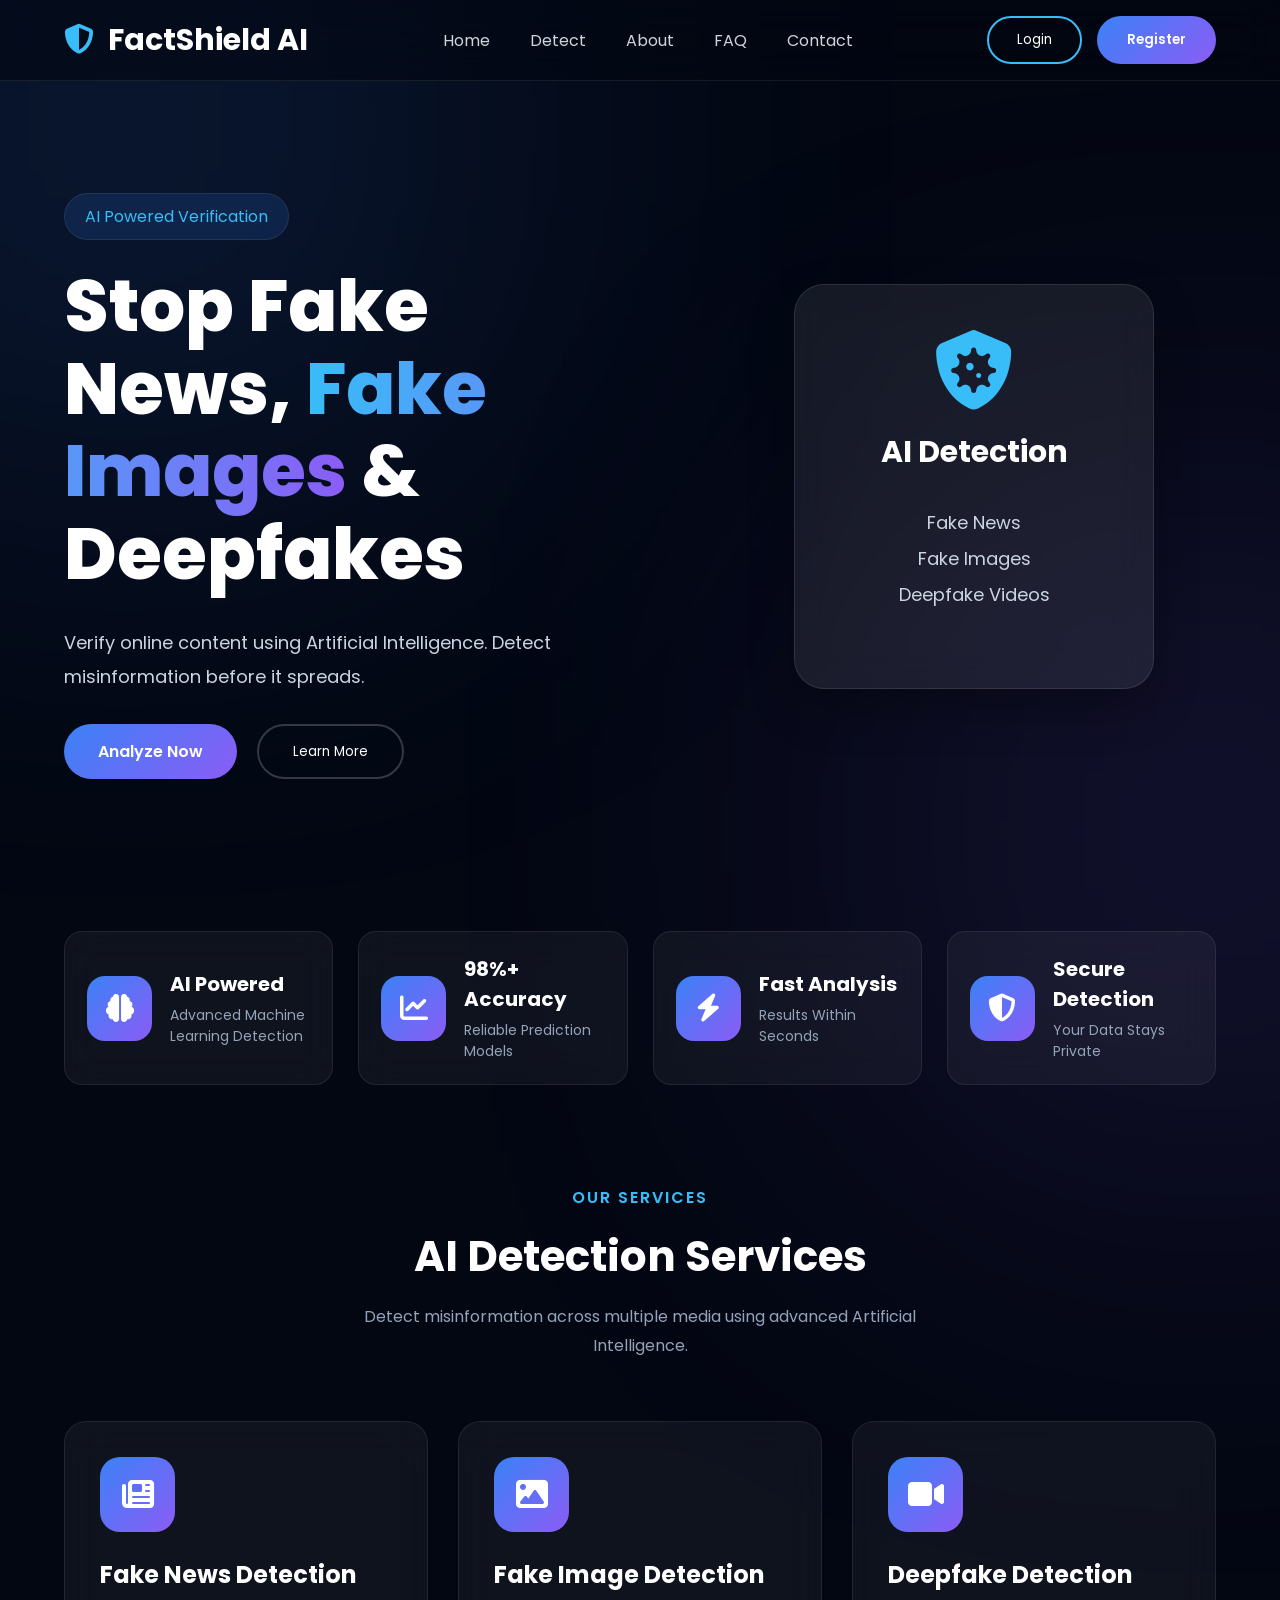
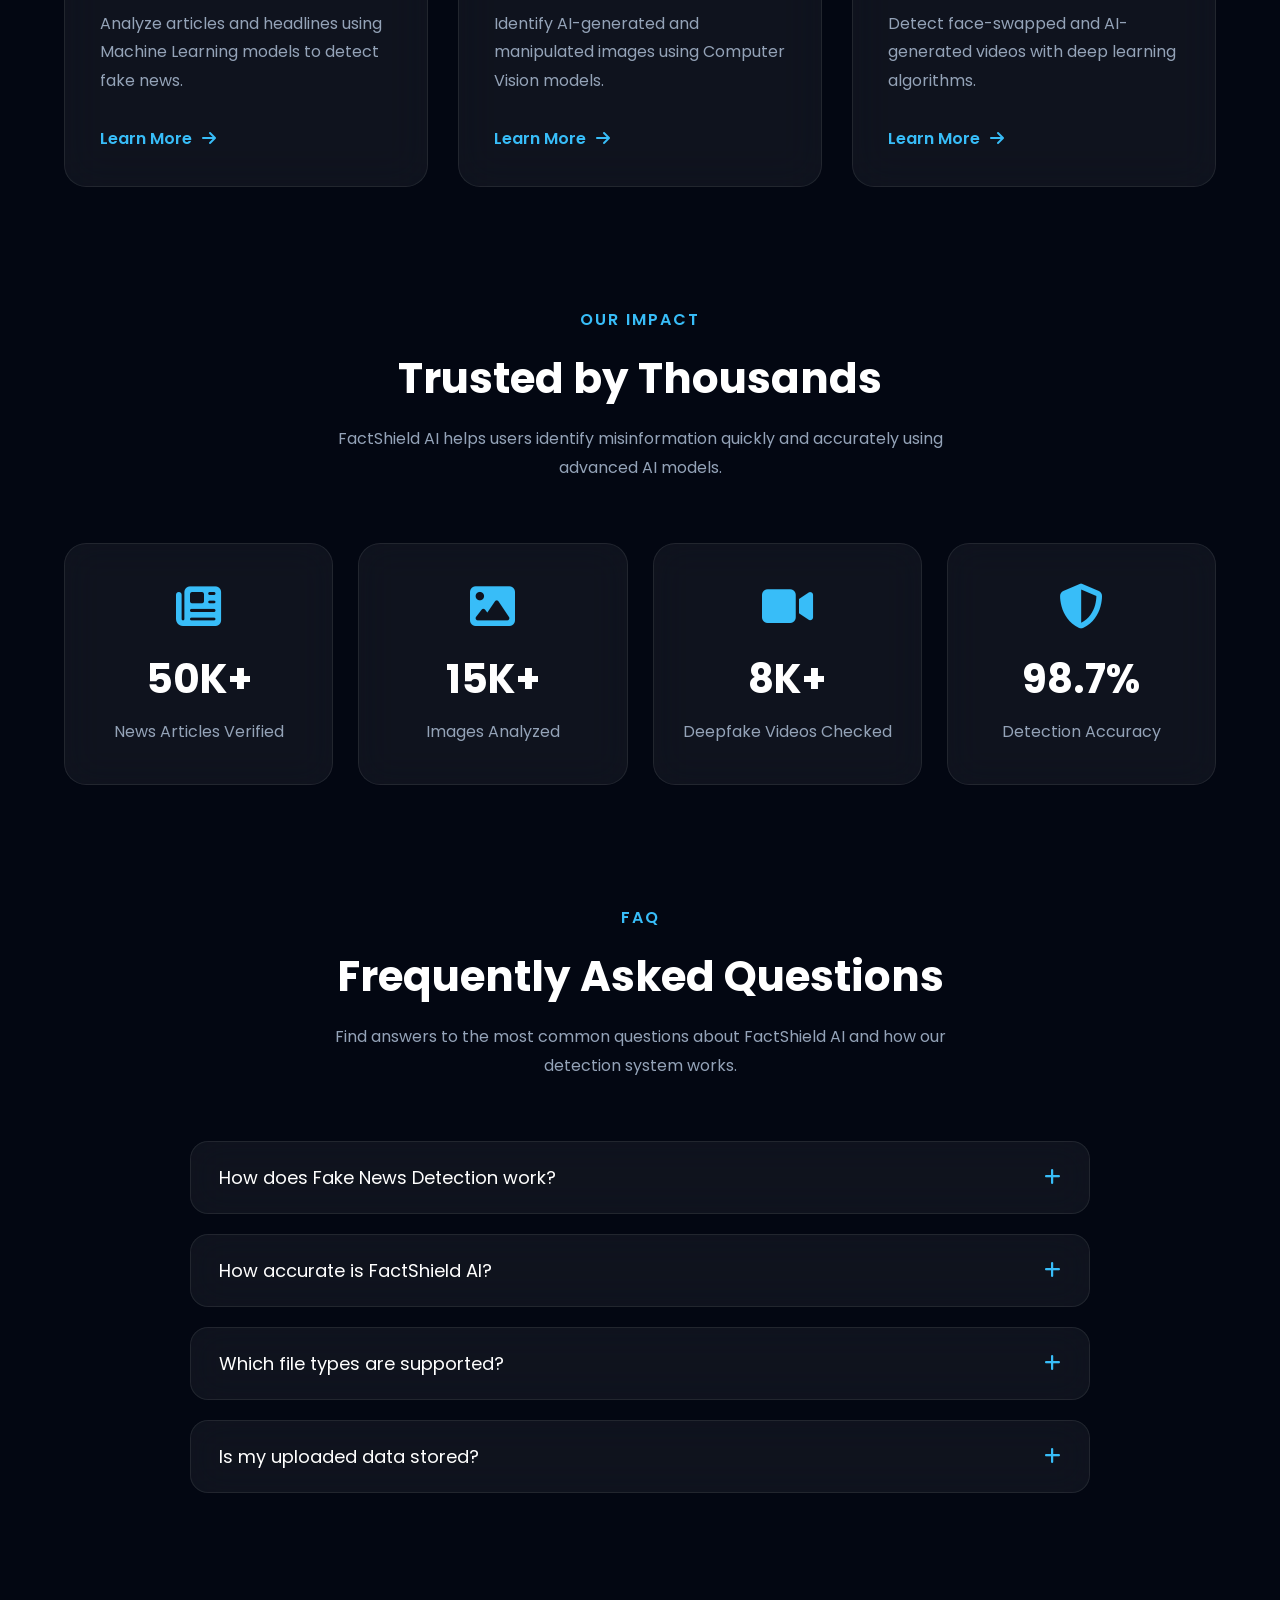
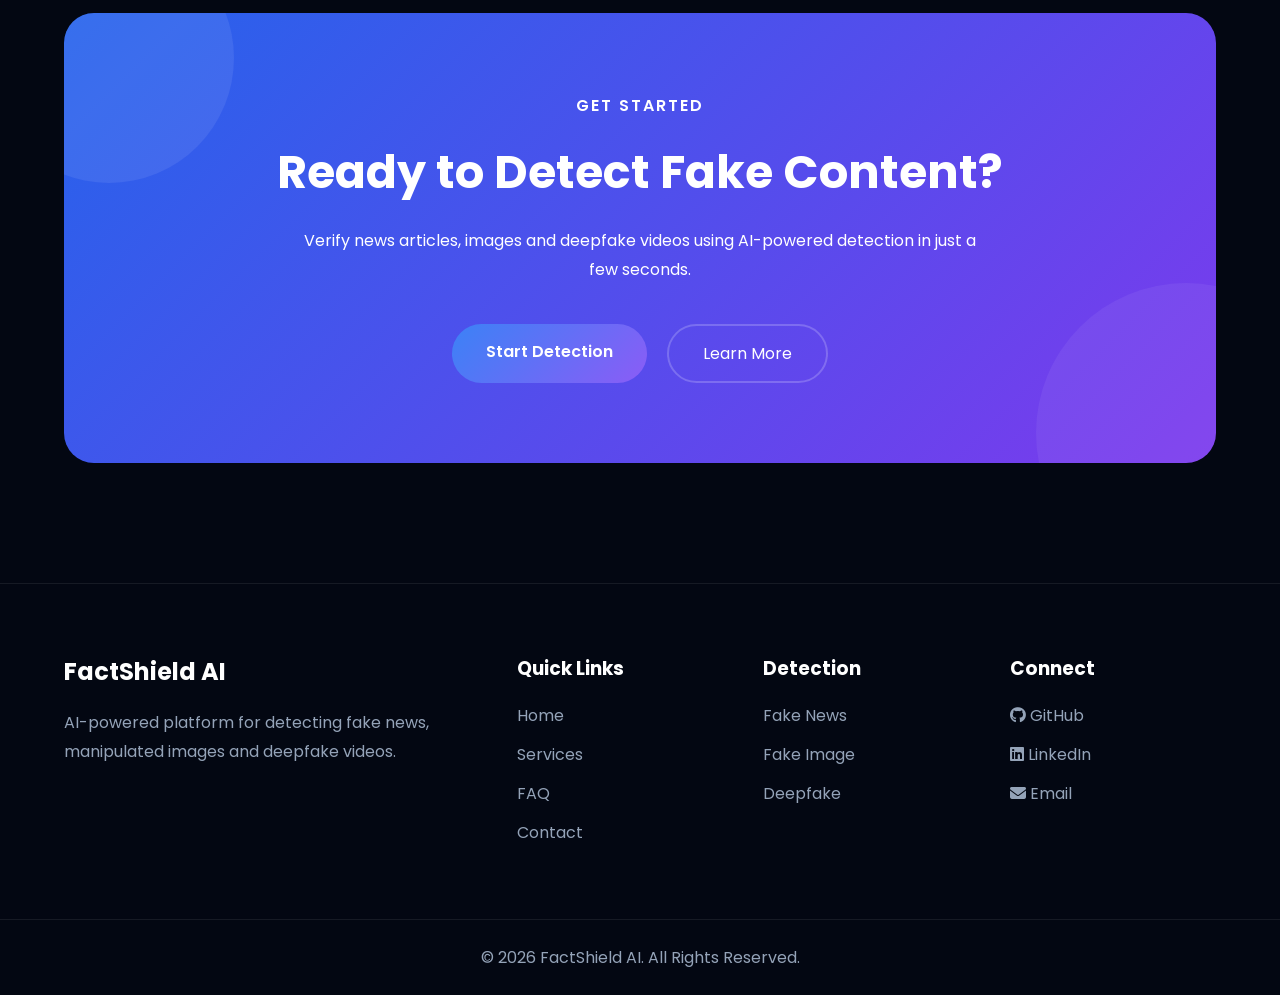
<file: index.html>
<!DOCTYPE html>
<html lang="en">

<head>
    <meta charset="UTF-8">
    <meta name="viewport" content="width=device-width, initial-scale=1.0">

    <title>FactShield AI</title>

    <!-- Google Font -->
    <link href="https://fonts.googleapis.com/css2?family=Poppins:wght@300;400;500;600;700;800&display=swap" rel="stylesheet">

    <!-- Font Awesome -->
    <link rel="stylesheet"
        href="https://cdnjs.cloudflare.com/ajax/libs/font-awesome/6.7.2/css/all.min.css">

    <link rel="stylesheet" href="css/style.css">
    <link rel="stylesheet" href="css/responsive.css">
</head>

<body>

    <!-- ================= NAVBAR ================= -->

    <header>

        <nav class="navbar">

            <a href="index.html" class="logo">
                <i class="fa-solid fa-shield-halved"></i>
                FactShield AI
            </a>

            <ul class="nav-links">

                <li><a href="index.html">Home</a></li>

                <li><a href="#services">Detect</a></li>

                <li><a href="#about">About</a></li>

                <li><a href="#faq">FAQ</a></li>

                <li><a href="#contact">Contact</a></li>

            </ul>

            <div class="nav-buttons" id="navButtons">

            <button class="login-btn"
            onclick="location.href='login.html'">

            Login

            </button>

            <button class="register-btn"
            onclick="location.href='signup.html'">

            Register

            </button>

            </div>

        </nav>

    </header>

    <!-- ================= HERO ================= -->

    <section class="hero">

        <div class="hero-left">

            <span class="tag">
                AI Powered Verification
            </span>

            <h1>

                Stop Fake News,

                <span>Fake Images</span>

                & Deepfakes

            </h1>

            <p>

                Verify online content using Artificial Intelligence.

                Detect misinformation before it spreads.

            </p>

            <div class="hero-buttons">

                <button class="primary-btn" onclick="checkLogin('#services')">

                    Analyze Now

                </button>

                <button class="secondary-btn" onclick="location.href='#about'">

                    Learn More

                </button>

            </div>

        </div>

        <div class="hero-right">

            <div class="glass-card">

                <i class="fa-solid fa-shield-virus"></i>

                <h2>AI Detection</h2>

                <p>

                    Fake News

                    <br>

                    Fake Images

                    <br>

                    Deepfake Videos

                </p>

            </div>

        </div>

    </section>
<!-- ===========================
        TRUSTED BY SECTION
=========================== -->

<section class="trusted-section">

    <div class="trusted-container">

        <div class="trusted-card">

            <div class="trusted-icon">
                <i class="fa-solid fa-brain"></i>
            </div>

            <div class="trusted-content">
                <h3>AI Powered</h3>
                <p>Advanced Machine Learning Detection</p>
            </div>

        </div>

        <div class="trusted-card">

            <div class="trusted-icon">
                <i class="fa-solid fa-chart-line"></i>
            </div>

            <div class="trusted-content">
                <h3>98%+ Accuracy</h3>
                <p>Reliable Prediction Models</p>
            </div>

        </div>

        <div class="trusted-card">

            <div class="trusted-icon">
                <i class="fa-solid fa-bolt"></i>
            </div>

            <div class="trusted-content">
                <h3>Fast Analysis</h3>
                <p>Results Within Seconds</p>
            </div>

        </div>

        <div class="trusted-card">

            <div class="trusted-icon">
                <i class="fa-solid fa-shield-halved"></i>
            </div>

            <div class="trusted-content">
                <h3>Secure Detection</h3>
                <p>Your Data Stays Private</p>
            </div>

        </div>

    </div>

</section>

<!-- ==========================================
            DETECTION SERVICES
========================================== -->

<section class="services" id="services">

    <div class="section-title">

        <span>OUR SERVICES</span>

        <h2>AI Detection Services</h2>

        <p>
            Detect misinformation across multiple media using
            advanced Artificial Intelligence.
        </p>

    </div>

    <div class="service-container">

        <!-- Card 1 -->

        <div class="service-card">

            <div class="service-icon">

                <i class="fa-solid fa-newspaper"></i>

            </div>

            <h3>Fake News Detection</h3>

            <p>

                Analyze articles and headlines using
                Machine Learning models to detect fake news.

            </p>

            <a href="#" onclick="checkLogin('news.html')">
                Learn More
                <i class="fa-solid fa-arrow-right"></i>
            </a>

        </div>

        <!-- Card 2 -->

        <div class="service-card">

            <div class="service-icon">

                <i class="fa-solid fa-image"></i>

            </div>

            <h3>Fake Image Detection</h3>

            <p>

                Identify AI-generated and manipulated
                images using Computer Vision models.

            </p>

            <a href="#" onclick="checkLogin('image.html')">
                Learn More
                <i class="fa-solid fa-arrow-right"></i>
            </a>

        </div>

        <!-- Card 3 -->

        <div class="service-card">

            <div class="service-icon">

                <i class="fa-solid fa-video"></i>

            </div>

            <h3>Deepfake Detection</h3>

            <p>

                Detect face-swapped and AI-generated
                videos with deep learning algorithms.

            </p>

            <a href="#" onclick="checkLogin('')">
                Learn More
                <i class="fa-solid fa-arrow-right"></i>
            </a>

        </div>

    </div>

</section>



<!-- ==========================================
            STATISTICS
========================================== -->

<section class="stats" id="about">

    <div class="section-title">

        <span>OUR IMPACT</span>

        <h2>Trusted by Thousands</h2>

        <p>
            FactShield AI helps users identify misinformation
            quickly and accurately using advanced AI models.
        </p>

    </div>

    <div class="stats-container">

        <article class="stat-card">

            <i class="fa-solid fa-newspaper"></i>

            <h2>50K+</h2>

            <p>News Articles Verified</p>

        </article>

        <article class="stat-card">

            <i class="fa-solid fa-image"></i>

            <h2>15K+</h2>

            <p>Images Analyzed</p>

        </article>

        <article class="stat-card">

            <i class="fa-solid fa-video"></i>

            <h2>8K+</h2>

            <p>Deepfake Videos Checked</p>

        </article>

        <article class="stat-card">

            <i class="fa-solid fa-shield-halved"></i>

            <h2>98.7%</h2>

            <p>Detection Accuracy</p>

        </article>

    </div>

</section>
<!-- ==========================================
                FAQ SECTION
========================================== -->

<section class="faq" id="faq">

    <div class="section-title">

        <span>FAQ</span>

        <h2>Frequently Asked Questions</h2>

        <p>
            Find answers to the most common questions about
            FactShield AI and how our detection system works.
        </p>

    </div>

    <div class="faq-container">

        <div class="faq-item">

            <button class="faq-question">

                <span>How does Fake News Detection work?</span>

                <i class="fa-solid fa-plus"></i>

            </button>

            <div class="faq-answer">

                <p>

                    FactShield AI analyzes the news article using
                    Natural Language Processing (NLP) and Machine
                    Learning models to determine whether the content
                    is likely to be real or fake.

                </p>

            </div>

        </div>

        <div class="faq-item">

            <button class="faq-question">

                <span>How accurate is FactShield AI?</span>

                <i class="fa-solid fa-plus"></i>

            </button>

            <div class="faq-answer">

                <p>

                    Our Fake News Detection model achieves
                    approximately 98% accuracy on the evaluation
                    dataset.

                </p>

            </div>

        </div>

        <div class="faq-item">

            <button class="faq-question">

                <span>Which file types are supported?</span>

                <i class="fa-solid fa-plus"></i>

            </button>

            <div class="faq-answer">

                <p>

                    Users can analyze text, images and videos.
                    Supported formats include TXT, JPG, PNG,
                    JPEG and MP4.

                </p>

            </div>

        </div>

        <div class="faq-item">

            <button class="faq-question">

                <span>Is my uploaded data stored?</span>

                <i class="fa-solid fa-plus"></i>

            </button>

            <div class="faq-answer">

                <p>

                    No. Uploaded files are processed securely
                    and are not permanently stored.

                </p>

            </div>

        </div>

    </div>

</section>
<!-- ==========================================
                CALL TO ACTION
========================================== -->

<section class="cta">

    <div class="cta-content">

        <span>GET STARTED</span>

        <h2>

            Ready to Detect Fake Content?

        </h2>

        <p>

            Verify news articles, images and deepfake videos
            using AI-powered detection in just a few seconds.

        </p>

        <div class="cta-buttons">

            <a href="#services" class="primary-btn">

                Start Detection

            </a>

            <a href="#about" class="secondary-btn">

                Learn More

            </a>

        </div>

    </div>

</section>

<!-- ==========================================
                    FOOTER
========================================== -->

<footer id="contact">

    <div class="footer-container">

        <div class="footer-about">

            <h2>FactShield AI</h2>

            <p>

                AI-powered platform for detecting fake news,
                manipulated images and deepfake videos.

            </p>

        </div>

        <div class="footer-links">

            <h3>Quick Links</h3>

            <ul>

                <li><a href="index.html">Home</a></li>

                <li><a href="#services">Services</a></li>

                <li><a href="#faq">FAQ</a></li>

                <li><a href="mailto:hello@factshield.ai">Contact</a></li>

            </ul>

        </div>

        <div class="footer-links">

            <h3>Detection</h3>

            <ul>

                <li><a href="#" onclick="checkLogin('news.html')">Fake News</a></li>

                <li><a href="#" onclick="checkLogin('image.html')">Fake Image</a></li>

                <li><a href="#" onclick="checkLogin('deepfake.html')">Deepfake</a></li>

            </ul>

        </div>

        <div class="footer-links">

            <h3>Connect</h3>

            <ul>

                <li><a href="https://github.com" target="_blank" rel="noreferrer"><i class="fa-brands fa-github"></i> GitHub</a></li>

                <li><a href="https://www.linkedin.com" target="_blank" rel="noreferrer"><i class="fa-brands fa-linkedin"></i> LinkedIn</a></li>

                <li><a href="mailto:hello@factshield.ai"><i class="fa-solid fa-envelope"></i> Email</a></li>

            </ul>

        </div>

    </div>

    <div class="footer-bottom">

        <p>

            © 2026 FactShield AI. All Rights Reserved.

        </p>

    </div>

</footer>

 <script src="js/main.js"></script>
 <script src="js/flask-auth.js"></script>



</body>

</html>
</file>
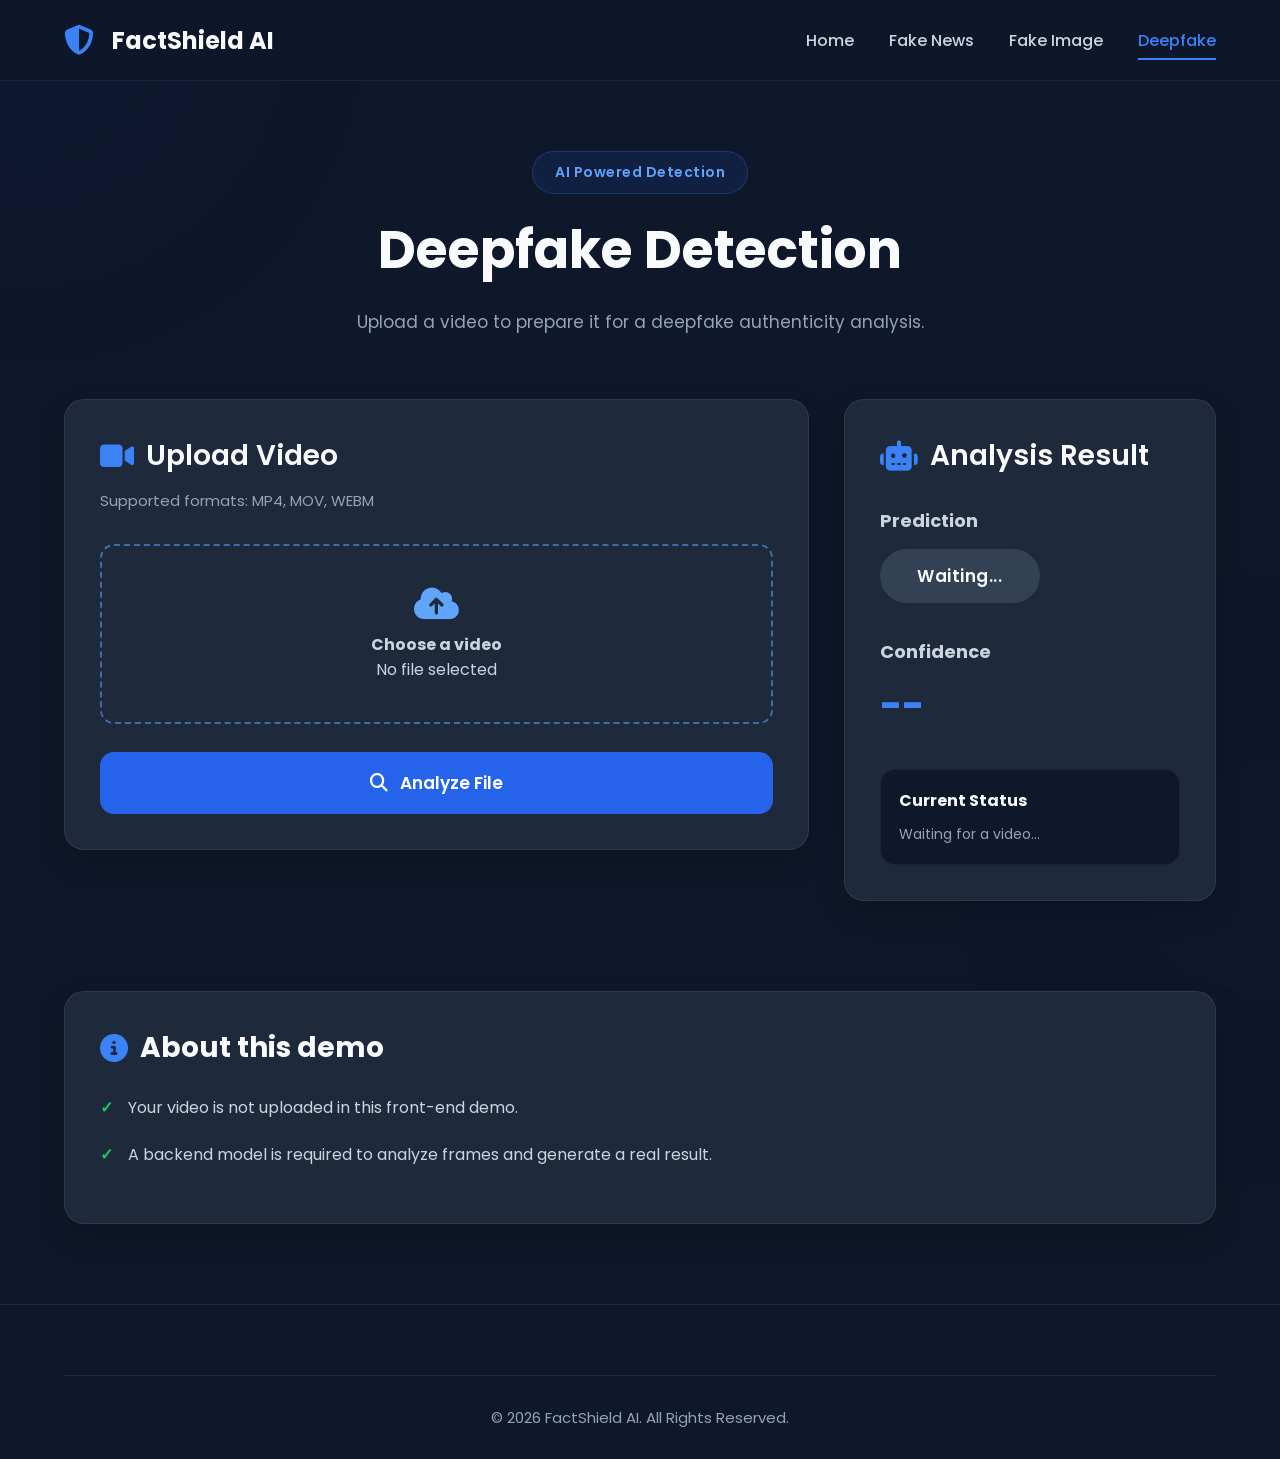
<file: deepfake.html>
<!DOCTYPE html>
<html lang="en">
<head>
    <meta charset="UTF-8"><meta name="viewport" content="width=device-width, initial-scale=1.0">
    <title>Deepfake Detection | FactShield AI</title>
    <link rel="stylesheet" href="css/style.css"><link rel="stylesheet" href="css/news.css"><link rel="stylesheet" href="css/responsive.css">
    <link rel="stylesheet" href="https://cdnjs.cloudflare.com/ajax/libs/font-awesome/6.7.2/css/all.min.css">
</head>
<body>
<header class="header"><nav class="navbar"><a href="index.html" class="logo"><i class="fa-solid fa-shield-halved"></i><span>FactShield AI</span></a><ul class="nav-links"><li><a href="index.html">Home</a></li><li><a href="news.html">Fake News</a></li><li><a href="image.html">Fake Image</a></li><li><a href="deepfake.html" class="active">Deepfake</a></li></ul></nav></header>
<section class="news-hero"><div class="news-hero-content"><span class="page-tag">AI Powered Detection</span><h1>Deepfake Detection</h1><p>Upload a video to prepare it for a deepfake authenticity analysis.</p></div></section>
<main class="news-main"><div class="news-container"><section class="input-card"><div class="card-header"><h2><i class="fa-solid fa-video"></i> Upload Video</h2><p>Supported formats: MP4, MOV, WEBM</p></div><div class="input-body"><label class="upload-area" id="uploadArea" for="mediaInput"><span><i class="fa-solid fa-cloud-arrow-up"></i><strong>Choose a video</strong><br><span id="mediaName">No file selected</span></span><input id="mediaInput" type="file" accept="video/mp4,video/quicktime,video/webm"></label></div><button class="analyze-btn" id="analyzeMedia" type="button"><i class="fa-solid fa-magnifying-glass"></i> Analyze File</button></section><aside class="result-card"><div class="card-header"><h2><i class="fa-solid fa-robot"></i> Analysis Result</h2></div><div class="prediction-box"><h3>Prediction</h3><span class="prediction-badge" id="mediaPrediction">Waiting...</span></div><div class="confidence-box"><h3>Confidence</h3><p id="mediaConfidence">--</p></div><div class="status-box"><h4>Current Status</h4><p id="mediaStatus">Waiting for a video...</p></div></aside></div></main>
<section class="explanation-section"><div class="explanation-card"><h2><i class="fa-solid fa-circle-info"></i> About this demo</h2><ul><li>Your video is not uploaded in this front-end demo.</li><li>A backend model is required to analyze frames and generate a real result.</li></ul></div></section>
<footer><div class="footer-bottom"><p>© 2026 FactShield AI. All Rights Reserved.</p></div></footer><script src="js/media.js"></script>
</body></html>
</file>
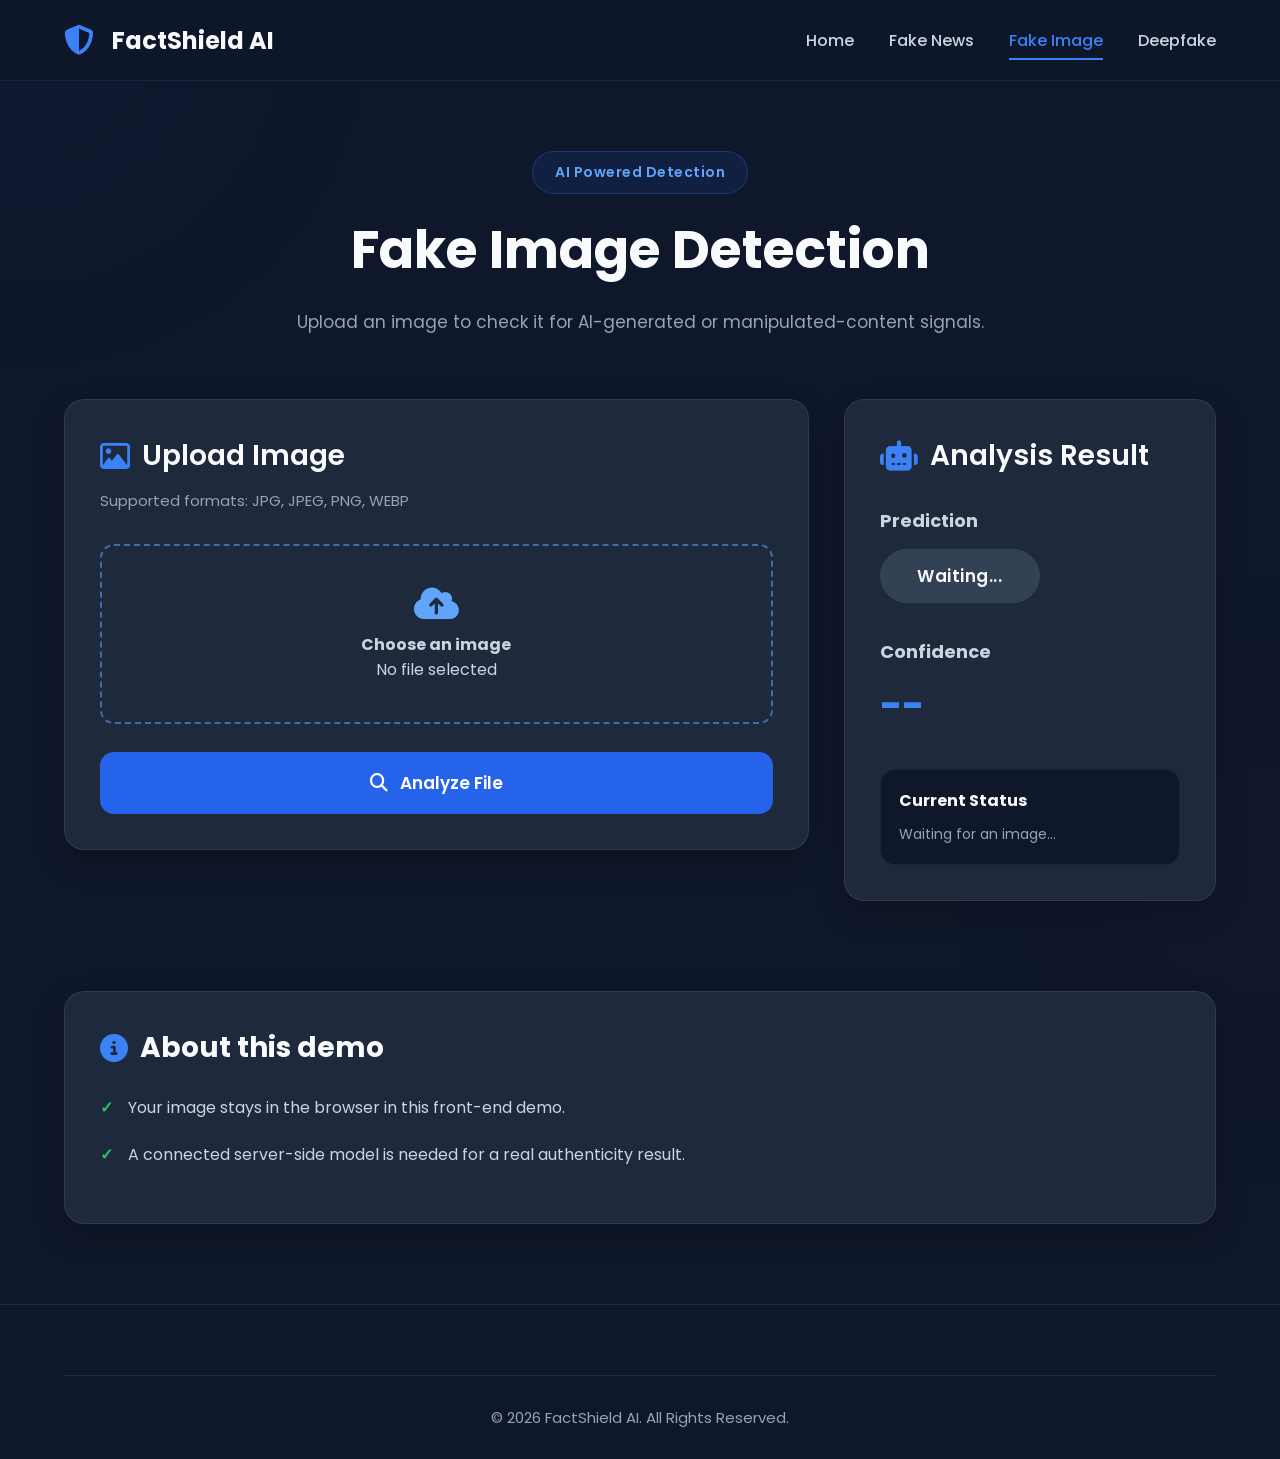
<file: image.html>
<!DOCTYPE html>
<html lang="en">
<head>
    <meta charset="UTF-8"><meta name="viewport" content="width=device-width, initial-scale=1.0">
    <title>Fake Image Detection | FactShield AI</title>
    <link rel="stylesheet" href="css/style.css"><link rel="stylesheet" href="css/news.css"><link rel="stylesheet" href="css/responsive.css">
    <link rel="stylesheet" href="https://cdnjs.cloudflare.com/ajax/libs/font-awesome/6.7.2/css/all.min.css">
</head>
<body>
<header class="header"><nav class="navbar"><a href="index.html" class="logo"><i class="fa-solid fa-shield-halved"></i><span>FactShield AI</span></a><ul class="nav-links"><li><a href="index.html">Home</a></li><li><a href="news.html">Fake News</a></li><li><a href="image.html" class="active">Fake Image</a></li><li><a href="deepfake.html">Deepfake</a></li></ul></nav></header>
<section class="news-hero"><div class="news-hero-content"><span class="page-tag">AI Powered Detection</span><h1>Fake Image Detection</h1><p>Upload an image to check it for AI-generated or manipulated-content signals.</p></div></section>
<main class="news-main"><div class="news-container"><section class="input-card"><div class="card-header"><h2><i class="fa-regular fa-image"></i> Upload Image</h2><p>Supported formats: JPG, JPEG, PNG, WEBP</p></div><div class="input-body"><label class="upload-area" id="uploadArea" for="mediaInput"><span><i class="fa-solid fa-cloud-arrow-up"></i><strong>Choose an image</strong><br><span id="mediaName">No file selected</span></span><input id="mediaInput" type="file" accept="image/png,image/jpeg,image/webp"></label></div><button class="analyze-btn" id="analyzeMedia" type="button"><i class="fa-solid fa-magnifying-glass"></i> Analyze File</button></section><aside class="result-card"><div class="card-header"><h2><i class="fa-solid fa-robot"></i> Analysis Result</h2></div><div class="prediction-box"><h3>Prediction</h3><span class="prediction-badge" id="mediaPrediction">Waiting...</span></div><div class="confidence-box"><h3>Confidence</h3><p id="mediaConfidence">--</p></div><div class="status-box"><h4>Current Status</h4><p id="mediaStatus">Waiting for an image...</p></div></aside></div></main>
<section class="explanation-section"><div class="explanation-card"><h2><i class="fa-solid fa-circle-info"></i> About this demo</h2><ul><li>Your image stays in the browser in this front-end demo.</li><li>A connected server-side model is needed for a real authenticity result.</li></ul></div></section>
<footer><div class="footer-bottom"><p>© 2026 FactShield AI. All Rights Reserved.</p></div></footer><script src="js/media.js"></script>
</body></html>
</file>
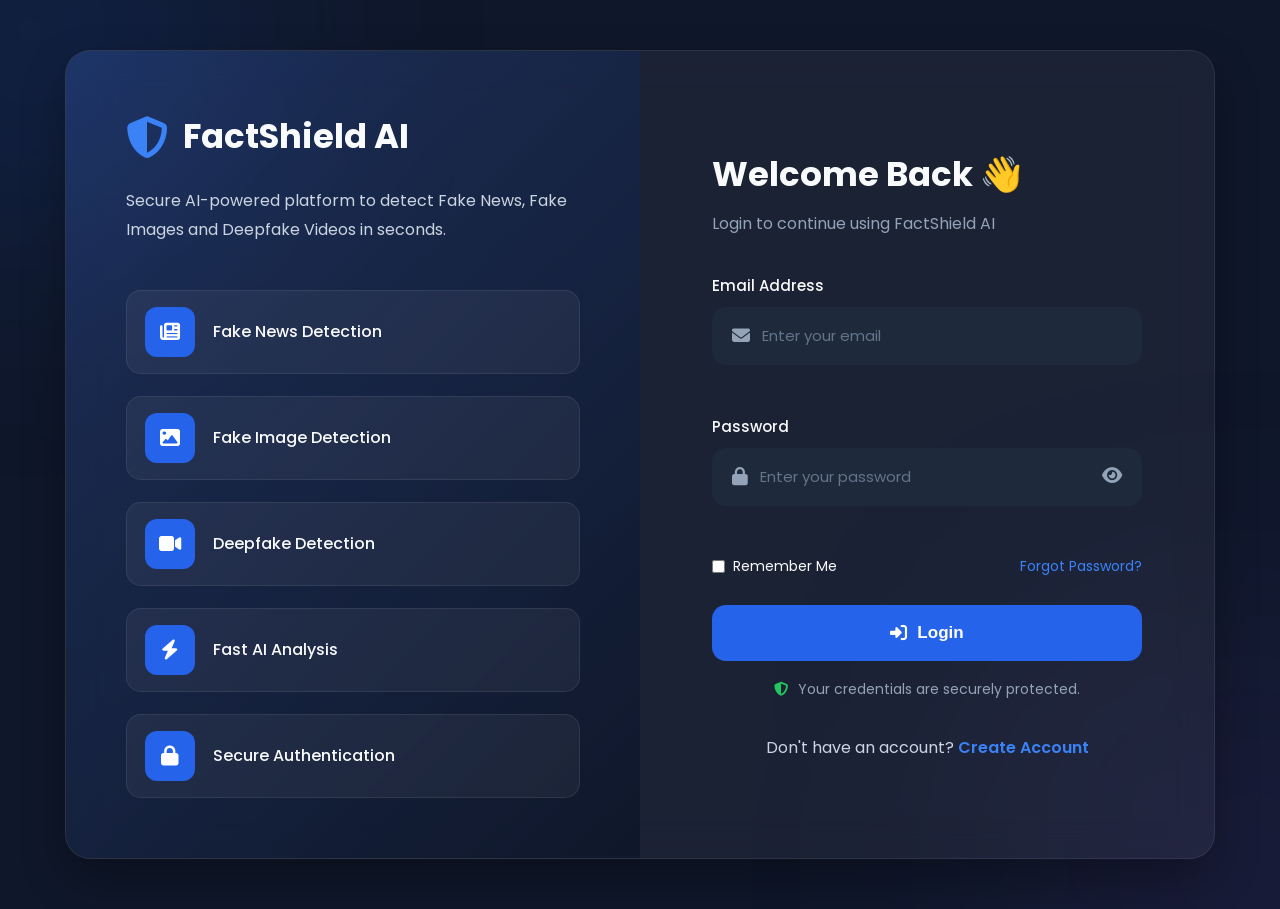
<file: login.html>
<!DOCTYPE html>
<html lang="en">

<head>

    <meta charset="UTF-8">
    <meta name="viewport" content="width=device-width, initial-scale=1.0">

    <title>Login | FactShield AI</title>

    <!-- Google Font -->
    <link rel="preconnect" href="https://fonts.googleapis.com">
    <link rel="preconnect" href="https://fonts.gstatic.com" crossorigin>

    <link href="https://fonts.googleapis.com/css2?family=Poppins:wght@300;400;500;600;700&display=swap"
        rel="stylesheet">

    <!-- Font Awesome -->
    <link rel="stylesheet"
        href="https://cdnjs.cloudflare.com/ajax/libs/font-awesome/6.7.2/css/all.min.css">

    <!-- CSS -->
    <link rel="stylesheet" href="css/auth.css">
    <link rel="stylesheet" href="css/responsive.css">

</head>

<body>

    <!-- ==========================================
                    LOGIN SECTION
    =========================================== -->

    <section class="login-section">

        <div class="login-container">

            <!-- ================= LEFT PANEL ================= -->

            <div class="login-left">

                <div class="brand">

                    <i class="fa-solid fa-shield-halved"></i>

                    <h1>FactShield AI</h1>

                </div>

                <p class="brand-description">

                    Secure AI-powered platform to detect Fake News,
                    Fake Images and Deepfake Videos in seconds.

                </p>

                <div class="feature-list">

                    <div class="feature-item">

                        <i class="fa-solid fa-newspaper"></i>

                        <span>Fake News Detection</span>

                    </div>

                    <div class="feature-item">

                        <i class="fa-solid fa-image"></i>

                        <span>Fake Image Detection</span>

                    </div>

                    <div class="feature-item">

                        <i class="fa-solid fa-video"></i>

                        <span>Deepfake Detection</span>

                    </div>

                    <div class="feature-item">

                        <i class="fa-solid fa-bolt"></i>

                        <span>Fast AI Analysis</span>

                    </div>

                    <div class="feature-item">

                        <i class="fa-solid fa-lock"></i>

                        <span>Secure Authentication</span>

                    </div>

                </div>

            </div>

            <!-- ================= RIGHT PANEL ================= -->

            <div class="login-right">

                <div class="login-card">

                    <div class="login-header">

                        <h2>Welcome Back 👋</h2>

                        <p>

                            Login to continue using FactShield AI

                        </p>

                    </div>

                    <!-- Login Form -->

                    <form class="login-form" id="loginForm" novalidate>

                        <!-- Email -->

                        <div class="input-group">

                            <label>Email Address</label>

                            <div class="input-box">

                                <i class="fa-solid fa-envelope"></i>

                                <input
                                    type="email"
                                    id="loginEmail"
                                    placeholder="Enter your email"
                                    required>

                            </div>
                            <small class="error-message"></small>

                        </div>

                        <!-- Password -->

                        <div class="input-group">

                            <label>Password</label>

                            <div class="input-box password-box">

                                <i class="fa-solid fa-lock"></i>

                                <input
                                    type="password"
                                    id="loginPassword"
                                    placeholder="Enter your password"
                                    required>

                                <button
                                    type="button"
                                    class="toggle-password">

                                    <i class="fa-solid fa-eye"></i>

                                </button>

                            </div>
                            <small class="error-message"></small>

                        </div>

                        <!-- Remember -->

                        <div class="form-options">

                            <label
                             class="remember-me">

                                <input 
                                type="checkbox"
                                id="rememberMe">

                                <span>Remember Me</span>

                            </label>

                            <a href="forgot-password.html">

                                Forgot Password?

                            </a>

                        </div>

                        <!-- Login Button -->

                        <button
                            type="submit"
                            class="login-btn">

                            <i class="fa-solid fa-right-to-bracket"></i>

                            Login

                        </button>

                        <!-- Security Text -->

                        <p class="security-text">

                            <i class="fa-solid fa-shield-halved"></i>

                            Your credentials are securely protected.

                        </p>

                    </form>

                    <!-- Footer -->

                    <div class="login-footer">

                        <p>

                            Don't have an account?

                            <a href="signup.html">

                                Create Account

                            </a>

                        </p>

                    </div>

                </div>

            </div>

        </div>

    </section>
    <!-- ================================= -->
<!-- Login Success Popup -->
<!-- ================================= -->

<div class="success-popup" id="loginSuccessPopup">

    <div class="success-box">

        <div class="success-icon">
            <i class="fa-solid fa-circle-check"></i>
        </div>

        <h2>Login Successful!</h2>

        <p>Redirecting...</p>

    </div>

</div>

    <script src="js/flask-auth.js"></script>

</body>

</html>
</file>
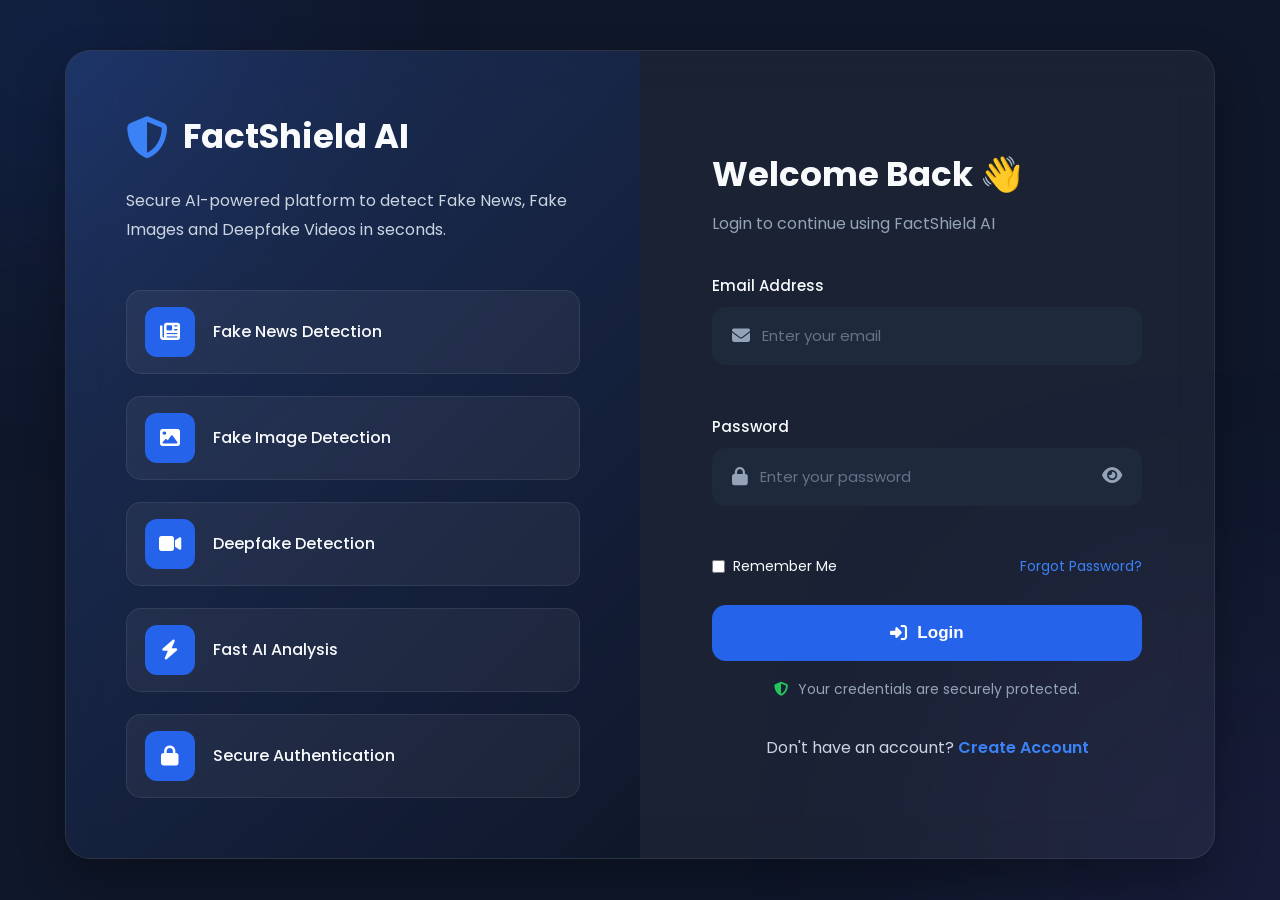
<file: news.html>
<!DOCTYPE html>
<html lang="en">
<head>
    <meta charset="UTF-8">
    <meta name="viewport" content="width=device-width, initial-scale=1.0">
    <title>Fake News Detection | FactShield AI</title>

    <!-- CSS -->
    <link rel="stylesheet" href="css/style.css">
    <link rel="stylesheet" href="css/news.css">
    <link rel="stylesheet" href="css/responsive.css">

    <!-- Font Awesome -->
    <link rel="stylesheet"
    href="https://cdnjs.cloudflare.com/ajax/libs/font-awesome/6.6.0/css/all.min.css">
</head>
<body>

<!-- ==========================================
                NAVBAR
========================================== -->

<header class="header">

    <nav class="navbar">



        <a href="index.html" class="logo">

            <i class="fa-solid fa-shield-halved"></i>

            <span>FactShield AI</span>

        </a>

        <ul class="nav-links">

            <li><a href="index.html">Home</a></li>

            <li><a href="news.html" class="active">Fake News</a></li>

            <li><a href="image.html">Fake Image</a></li>

            <li><a href="deepfake.html">Deepfake</a></li>

        </ul>

        <div class="api-status">

        <span id="serverDot">🟢</span>

        <span id="serverStatus">

            AI Server Online

        </span>

    </div>

    </nav>

</header>

<!-- ==========================================
                PAGE HEADER
========================================== -->

<section class="news-hero">

    <div class="news-hero-content">

        <span class="page-tag">

            AI Powered Detection

        </span>

        <h1>

            Fake News Detection

        </h1>

        <p>

            Paste any news article, headline, or report below.
            Our Artificial Intelligence will analyze the content
            and predict whether it is likely to be Real or Fake.

        </p>

    </div>

</section>

<!-- ==========================================
                MAIN SECTION
========================================== -->

<main class="news-main">

    <div class="news-container">

        <!-- ===========================
                INPUT CARD
        ============================ -->

        <section class="input-card">

            <div class="card-header">

                <h2>

                    <i class="fa-regular fa-newspaper"></i>

                    Paste News Article

                </h2>

                <p>

                    Supported:
                    Headlines,
                    Articles,
                    News Reports

                </p>

            </div>

            <div class="input-body">

                <textarea id="newsText"
                placeholder="Paste your news article here..."
                maxlength="5000"></textarea>

                <div class="input-footer">

                    <span>

                        <span id="characterCount">0 / 5000 Characters</span>

                    </span>

                </div>

            </div>

            <button class="analyze-btn" id="analyzeNews" type="button">

                <i class="fa-solid fa-magnifying-glass"></i>

                Analyze News

            </button>
            <!-- ==========================================
            SAMPLE NEWS BUTTONS
========================================== -->

<div class="sample-buttons">

    <button
        id="sampleReal"
        type="button">

        Load Real News

    </button>

    <button
        id="sampleFake"
        type="button">

        Load Fake News

    </button>

</div>

        </section>

        <!-- ===========================
                RESULT CARD
        ============================ -->

        <aside class="result-card">

            <div class="card-header">

                <h2>

                    <i class="fa-solid fa-robot"></i>

                    AI Analysis Result

                </h2>

            </div>

            <div class="prediction-box">

                <h3>

                    Prediction

                </h3>

                <span class="prediction-badge">

                    <span id="prediction">Waiting...</span>

                </span>

            </div>

            <div class="confidence-box">

                <h3>

                    Confidence

                </h3>

                <p>

                    <span id="confidence">-- %</span>

                </p>

            </div>
            <!-- ==========================================
            PROCESSING TIME
========================================== -->

<div class="processing-box">

    <h3>

        Processing Time

    </h3>

    <p>

        <span id="processingTime">

            -- sec

        </span>

    </p>

</div>

            <div class="probability-box">

                <h3>

                    Probability

                </h3>

                <div class="progress-item">

                    <span>Real</span>

                    <div class="progress-bar">

                    <div class="progress-fill real-fill" id="realFill"></div>

                    </div>

                    <span id="realProbability">0%</span>

                </div>

                <div class="progress-item">

                    <span>Fake</span>

                    <div class="progress-bar">

                        <div class="progress-fill fake-fill" id="fakeFill"></div>

                    </div>

                    <span id="fakeProbability">0%</span>

                </div>

            </div>
            <!-- ==========================================
            RISK LEVEL
========================================== -->

<div class="risk-box">

    <h3>

        Risk Level

    </h3>

    <span id="riskLevel">

        --

    </span>

</div>
            <div class="status-box">

    <h4>Current Status</h4>

    <p>

                <span id="analysisStatus">Waiting for analysis...</span>

    </p>

</div>

<!-- ==========================================
            ACTION BUTTONS
========================================== -->

<div class="action-buttons">

    <button
        id="copyResult"
        type="button">

        Copy Result

    </button>

    <button
        id="resetAnalysis"
        type="button">

        Reset

    </button>

</div>

        </aside>

    </div>

</main>

<!-- ==========================================
            EXPLANATION SECTION
========================================== -->

<section class="explanation-section">

    <div class="explanation-card">

        <h2>

            <i class="fa-solid fa-circle-info"></i>

            AI Explanation

        </h2>

        <ul id="analysisExplanation">

            <li>
                The prediction explanation will appear here.
            </li>

            <li>
                Confidence level will be displayed.
            </li>

            <li>
                AI observations will be shown after analysis.
            </li>

        </ul>

    </div>

</section>

<!-- ==========================================
                FOOTER
========================================== -->

<footer>

    <div class="footer-bottom">

        <p>

            © 2026 FactShield AI. All Rights Reserved.

        </p>

    </div>

</footer>

<script src="js/flask-auth.js"></script>
<script src="js/news.js"></script>
<script>
document.addEventListener("DOMContentLoaded", function () {
    requireLogin("news.html");
}, { once: true });
</script>
</body>
</html>
</file>
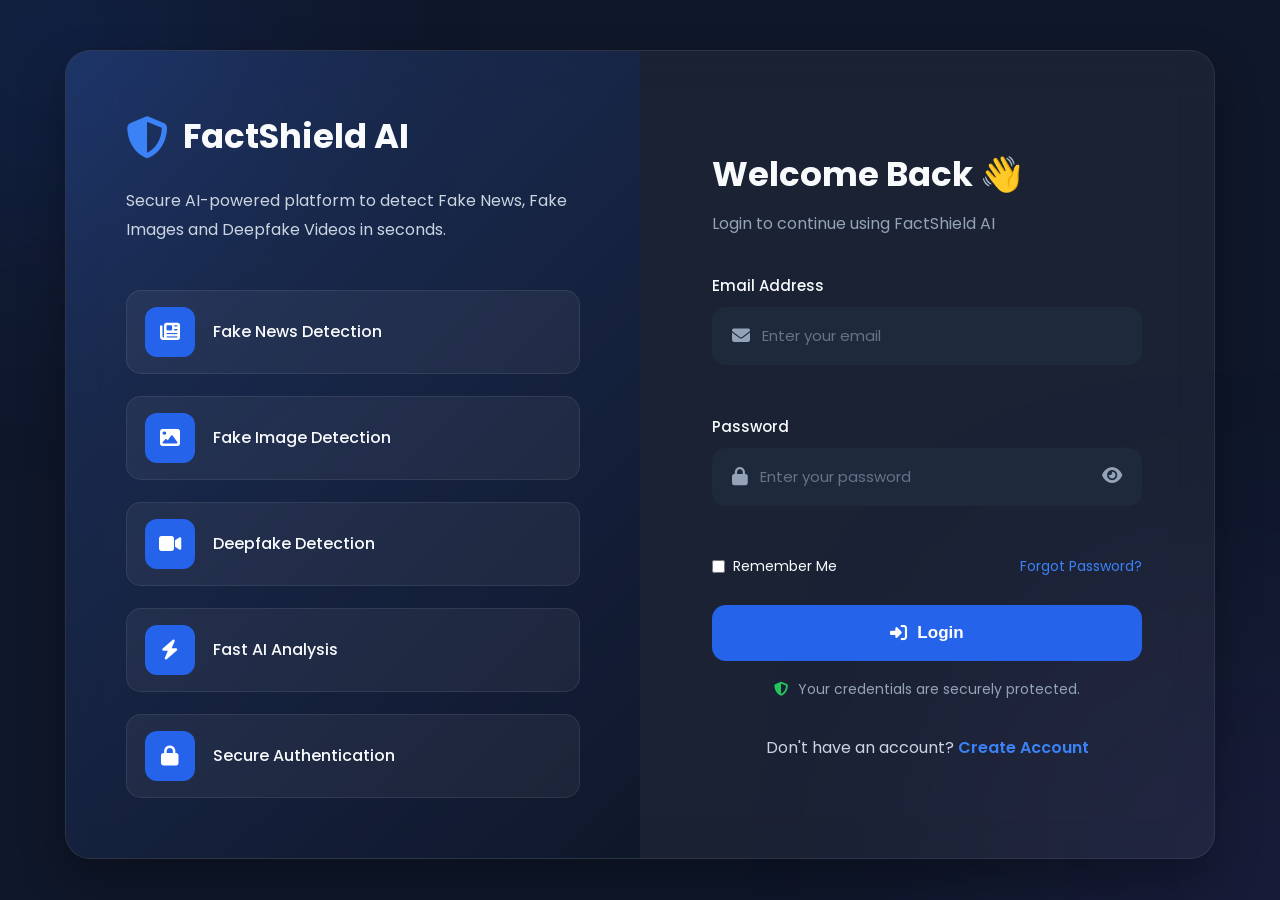
<file: profile.html>
<!DOCTYPE html>
<html lang="en">

<head>

    <meta charset="UTF-8">

    <meta name="viewport" content="width=device-width, initial-scale=1.0">

    <title>Profile | FactShield AI</title>

    <link rel="stylesheet" href="css/profile.css">

    <link rel="stylesheet" href="css/responsive.css">

    <link rel="stylesheet"
        href="https://cdnjs.cloudflare.com/ajax/libs/font-awesome/6.7.2/css/all.min.css">

</head>

<body>

    <!-- ========================= -->
    <!-- Navbar -->
    <!-- ========================= -->

    <header>

        <nav class="navbar">

            <a href="index.html" class="logo">

                <i class="fa-solid fa-shield-halved"></i>

                FactShield AI

            </a>

            <ul class="nav-links">

                <li><a href="index.html">Home</a></li>

                <li><a href="index.html#services">Detect</a></li>

                <li><a href="index.html#about">About</a></li>

                <li><a href="index.html#contact">Contact</a></li>

            </ul>

            <div class="nav-buttons">

                <button class="logout-btn-nav" id="logoutBtn">

                    Logout

                </button>

            </div>

        </nav>

    </header>

    <!-- ========================= -->
    <!-- Profile -->
    <!-- ========================= -->

    <section class="profile-section">

        <div class="profile-card">

            <div class="profile-avatar">

                <i class="fa-solid fa-user"></i>

            </div>

            <h2 id="userName">

                Loading...

            </h2>

            <p class="role">

                AI Security Analyst

            </p>

            <p id="userEmail">

                loading@gmail.com

            </p>

        </div>

        <!-- Information -->

        <div class="info-card">

            <h2>

                Personal Information

            </h2>

            <div class="info-row">

                <span>

                    <i class="fa-solid fa-user"></i>

                    Full Name

                </span>

                <p id="displayName">

                    ----------

                </p>

            </div>

            <div class="info-row">

                <span>

                    <i class="fa-solid fa-envelope"></i>

                    Email

                </span>

                <p id="displayEmail">

                    ----------

                </p>

            </div>

            <div class="info-row">

                <span>

                    <i class="fa-solid fa-circle-check"></i>

                    Account Status

                </span>

                <p>

                    Active

                </p>

            </div>

        </div>

        <!-- Statistics -->

        <div class="stats">

            <div class="stat-card">

                <i class="fa-solid fa-newspaper"></i>

                <h3 id="newsCount">

                    0

                </h3>

                <p>

                    Fake News Checked

                </p>

            </div>

            <div class="stat-card">

                <i class="fa-solid fa-image"></i>

                <h3 id="imageCount">

                    0

                </h3>

                <p>

                    Fake Images Checked

                </p>

            </div>

            <div class="stat-card">

                <i class="fa-solid fa-video"></i>

                <h3 id="videoCount">

                    0

                </h3>

                <p>

                    Deepfake Videos Checked

                </p>

            </div>

        </div>

        <!-- Recent Activity -->

        <div class="activity-card">

            <h2>

                Recent Activity

            </h2>

            <ul>

                <li>

                    Fake News Detection

                </li>

                <li>

                    Image Verification

                </li>

                <li>

                    Deepfake Video Scan

                </li>

            </ul>

        </div>

        <!-- Buttons -->

        <div class="action-buttons">

            <button class="edit-btn" id="editProfile">

                <i class="fa-solid fa-pen"></i>

                Edit Profile

            </button>

            <button class="logout-btn" id="logoutBottom">

                <i class="fa-solid fa-right-from-bracket"></i>

                Logout

            </button>

        </div>

    </section>

</body>

<script src="js/flask-auth.js"></script>
<script src="js/profile.js"></script>

</html>
</file>
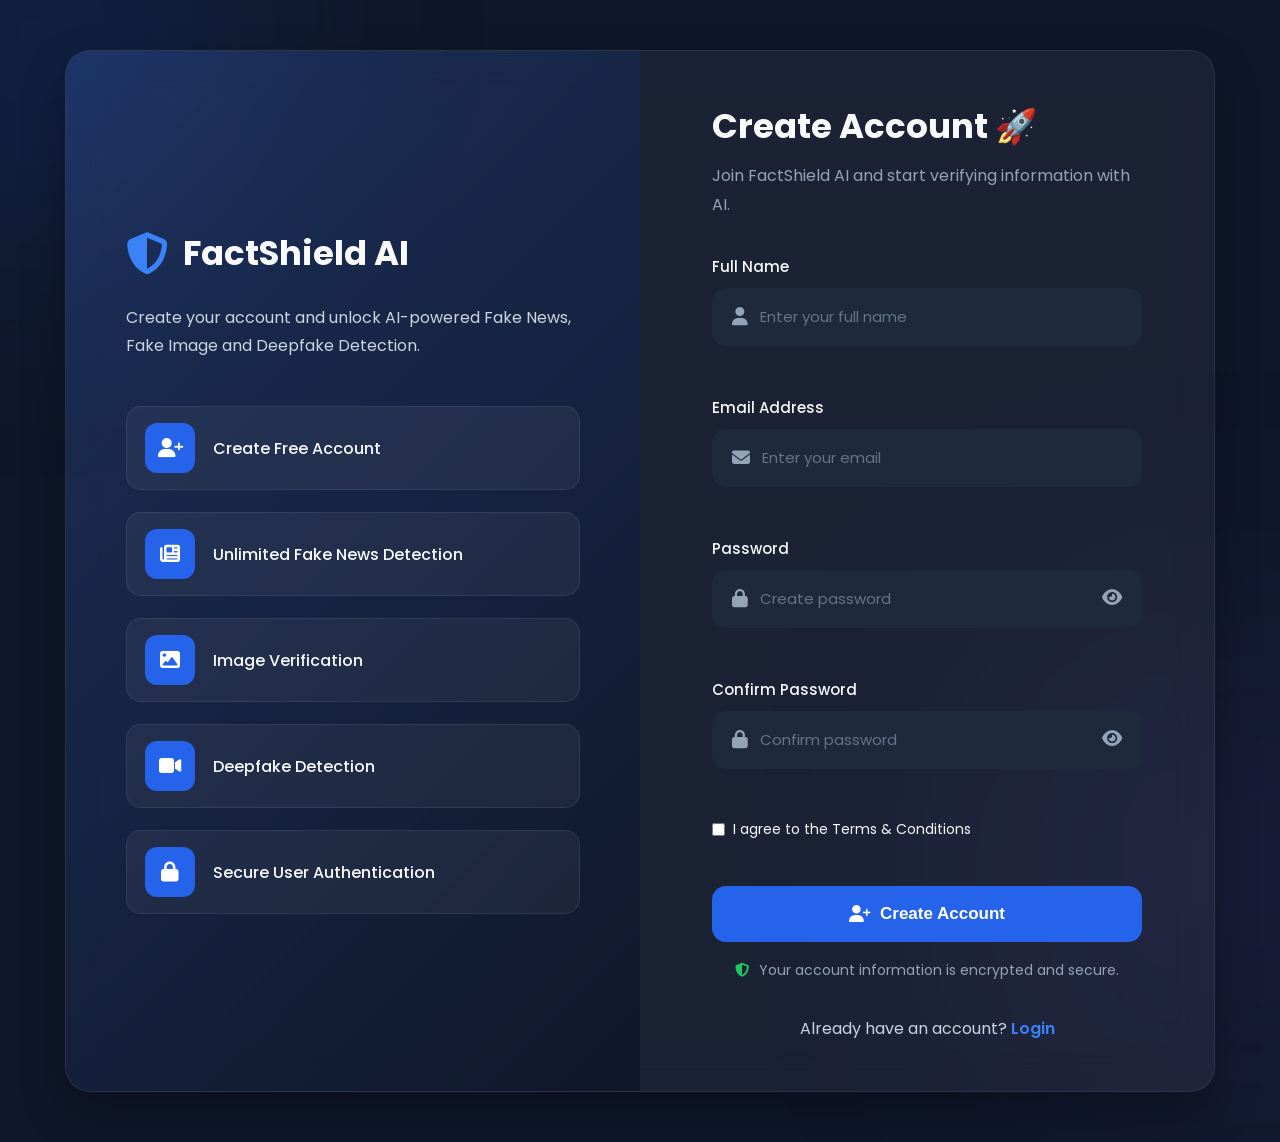
<file: signup.html>
<!DOCTYPE html>
<html lang="en">

<head>

    <meta charset="UTF-8">
    <meta name="viewport" content="width=device-width, initial-scale=1.0">

    <title>Create Account | FactShield AI</title>

    <!-- Google Font -->
    <link rel="preconnect" href="https://fonts.googleapis.com">
    <link rel="preconnect" href="https://fonts.gstatic.com" crossorigin>

    <link href="https://fonts.googleapis.com/css2?family=Poppins:wght@300;400;500;600;700&display=swap"
        rel="stylesheet">

    <!-- Font Awesome -->
    <link rel="stylesheet"
        href="https://cdnjs.cloudflare.com/ajax/libs/font-awesome/6.7.2/css/all.min.css">

    <link rel="stylesheet" href="css/auth.css">
    <link rel="stylesheet" href="css/responsive.css">

</head>

<body>

<section class="login-section">

<div class="login-container">

<!-- ================= LEFT PANEL ================= -->

<div class="login-left">

<div class="brand">

<i class="fa-solid fa-shield-halved"></i>

<h1>FactShield AI</h1>

</div>

<p class="brand-description">

Create your account and unlock AI-powered Fake News,
Fake Image and Deepfake Detection.

</p>

<div class="feature-list">

<div class="feature-item">

<i class="fa-solid fa-user-plus"></i>

<span>Create Free Account</span>

</div>

<div class="feature-item">

<i class="fa-solid fa-newspaper"></i>

<span>Unlimited Fake News Detection</span>

</div>

<div class="feature-item">

<i class="fa-solid fa-image"></i>

<span>Image Verification</span>

</div>

<div class="feature-item">

<i class="fa-solid fa-video"></i>

<span>Deepfake Detection</span>

</div>

<div class="feature-item">

<i class="fa-solid fa-lock"></i>

<span>Secure User Authentication</span>

</div>

</div>

</div>

<!-- ================= RIGHT PANEL ================= -->

<div class="login-right">

<div class="login-card">

<div class="login-header">

<h2>Create Account 🚀</h2>

<p>

Join FactShield AI and start verifying information with AI.

</p>

</div>

<form class="signup-form" id="signupForm" novalidate>

<!-- Name -->

<div class="input-group">

<label>Full Name</label>

<div class="input-box">

<i class="fa-solid fa-user"></i>

<input
type="text"
id="fullName"
placeholder="Enter your full name"
>

</div>
<small class="error-message"></small>

</div>

<!-- Email -->

<div class="input-group">

<label>Email Address</label>

<div class="input-box">

<i class="fa-solid fa-envelope"></i>

<input
type="email"
id="email"
placeholder="Enter your email"
>

</div>
<small class="error-message"></small>
</div>

<!-- Password -->

<div class="input-group">

<label>Password</label>

<div class="input-box password-box">

<i class="fa-solid fa-lock"></i>

<input
type="password"
id="signupPassword"
placeholder="Create password"
>

<button
type="button"
class="toggle-password">

<i class="fa-solid fa-eye"></i>

</button>

</div>
<small class="error-message"></small>
</div>

<!-- Confirm Password -->

<div class="input-group">

<label>Confirm Password</label>

<div class="input-box password-box">

<i class="fa-solid fa-lock"></i>

<input
type="password"
id="confirmPassword"
placeholder="Confirm password">

<button
type="button"
class="toggle-password">

<i class="fa-solid fa-eye"></i>

</button>

</div>
<small class="error-message"></small>
</div>

<!-- Terms -->

<div class="form-options">

<label class="remember-me">

<input type="checkbox" 
id="terms">

<span>

I agree to the Terms & Conditions

</span>

</label>
</div>
<small class="error-message" id="termsError"></small>

<button
type="submit"
class="login-btn">

<i class="fa-solid fa-user-plus"></i>

Create Account

</button>

<p class="security-text">

<i class="fa-solid fa-shield-halved"></i>

Your account information is encrypted and secure.

</p>

</form>

<div class="login-footer">

<p>

Already have an account?

<a href="login.html">

Login

</a>

</p>

</div>

</div>

</div>

</div>

</section>
<!-- ========================= -->
<!-- Success Popup -->
<!-- ========================= -->

<div class="success-popup" id="successPopup">

    <div class="success-box">

        <div class="success-icon">
            <i class="fa-solid fa-circle-check"></i>
        </div>

        <h2>Account Created!</h2>

        <p>
            Redirecting to Login...
        </p>

    </div>

</div>

<script src="js/flask-auth.js"></script>

</body>

</html>
</file>
<file: css/style.css>
/* ===============================
   GOOGLE FONT
================================= */

@import url('https://fonts.googleapis.com/css2?family=Poppins:wght@300;400;500;600;700;800&display=swap');

/* ===============================
   RESET
================================= */

*{
    margin:0;
    padding:0;
    box-sizing:border-box;
    font-family:'Poppins',sans-serif;
    scroll-behavior:smooth;
}

body{

    background:#030712;
    color:#fff;
    overflow-x:hidden;
}

/*===============================
BACKGROUND GLOW
================================*/

body::before{

    content:"";

    position:fixed;

    width:550px;
    height:550px;

    background:#3b82f6;

    filter:blur(220px);

    top:-150px;
    left:-150px;

    opacity:.25;

    z-index:-2;
}

body::after{

    content:"";

    position:fixed;

    width:500px;
    height:500px;

    background:#8b5cf6;

    filter:blur(220px);

    bottom:-180px;
    right:-180px;

    opacity:.25;

    z-index:-2;
}

/*===============================
NAVBAR
================================*/

header{

    position:sticky;

    top:0;

    z-index:1000;

    backdrop-filter:blur(20px);

    background:rgba(3,7,18,.55);

    border-bottom:1px solid rgba(255,255,255,.08);
}

.navbar{

    width:90%;

    margin:auto;

    height:80px;

    display:flex;

    align-items:center;

    justify-content:space-between;
}

.logo{

    text-decoration:none;

    color:white;

    font-size:30px;

    font-weight:700;
}

.logo i{

    color:#38bdf8;

    margin-right:8px;
}

.nav-links{

    display:flex;

    list-style:none;

    gap:40px;
}

.nav-links a{

    color:#d1d5db;

    text-decoration:none;

    position:relative;

    transition:.3s;
}

/* .nav-links a::after{

    content:"";

    position:absolute;

    left:0;

    bottom:-8px;

    width:0;

    height:2px;

    background:#38bdf8;

    transition:.35s;
} */

.nav-links a:hover{

    color:white;
}

/* .nav-links a:hover::after{

    width:100%;
} */

/*===============================
BUTTONS
================================*/

.nav-buttons{

    display:flex;

    gap:15px;
}

button{

    cursor:pointer;

    transition:.35s;
}

.login-btn{

    background:transparent;

    border:2px solid #38bdf8;

    color:white;

    padding:12px 28px;

    border-radius:50px;
}

.login-btn:hover{

    background:#38bdf8;

    color:#03111f;

    transform:translateY(-3px);

    box-shadow:0 10px 35px rgba(56,189,248,.45);
}

.register-btn{

    border:none;

    padding:13px 30px;

    border-radius:50px;

    color:white;

    font-weight:600;

    background:linear-gradient(135deg,#3b82f6,#8b5cf6);
}

.register-btn:hover{

    transform:translateY(-3px);

    box-shadow:0 12px 35px rgba(59,130,246,.45);
}

/*===============================
HERO
================================*/

.hero{

    width:90%;

    margin:auto;

    min-height:90vh;

    display:flex;

    justify-content:space-between;

    align-items:center;
}

.hero-left{

    width:52%;
}

.tag{

    display:inline-block;

    padding:10px 20px;

    border-radius:50px;

    background:rgba(59,130,246,.15);

    color:#38bdf8;

    border:1px solid rgba(255,255,255,.08);

    margin-bottom:25px;
}

.hero h1{

    font-size:72px;

    line-height:1.15;

    font-weight:800;
}

.hero h1 span{

    background:linear-gradient(90deg,#38bdf8,#8b5cf6);

    -webkit-background-clip:text;

    color:transparent;
}

.hero p{

    margin:30px 0;

    color:#cbd5e1;

    line-height:1.9;

    font-size:18px;
}

.hero-buttons{

    display:flex;

    gap:20px;
}

.primary-btn{

    background:linear-gradient(135deg,#3b82f6,#8b5cf6);

    border:none;

    color:white;

    padding:15px 34px;

    border-radius:50px;

    font-size:16px;

    font-weight:600;

    text-decoration: none;
}

.primary-btn:hover{

    transform:translateY(-4px);

    box-shadow:0 15px 35px rgba(59,130,246,.45);
}

.secondary-btn{

    background:transparent;

    border:2px solid rgba(255,255,255,.2);

    color:white;

    padding:15px 34px;

    border-radius:50px;

    text-decoration: none;
}

.secondary-btn:hover{

    background:white;

    color:#111827;

    transform:translateY(-4px);
}

/*===============================
GLASS CARD
================================*/

.hero-right{

    width:42%;

    display:flex;

    justify-content:center;

    position:relative;
}

.glass-card{

    width:360px;

    padding:45px;

    border-radius:30px;

    backdrop-filter:blur(20px);

    background:rgba(255,255,255,.08);

    border:1px solid rgba(255,255,255,.1);

    text-align:center;

    box-shadow:0 20px 45px rgba(0,0,0,.3);

    animation:float 4s ease-in-out infinite;
}

.glass-card i{

    font-size:80px;

    color:#38bdf8;

    margin-bottom:20px;
}

.glass-card h2{

    margin-bottom:15px;

    font-size:30px;
}

.glass-card p{

    color:#cbd5e1;

    line-height:2;
}

/*===============================
FLOAT ANIMATION
================================*/

@keyframes float{

    0%{

        transform:translateY(0px);
    }

    50%{

        transform:translateY(-15px);
    }

    100%{

        transform:translateY(0px);
    }

}

/* ==========================================
            TRUSTED SECTION
========================================== */

.trusted-section{

    width:90%;
    margin:40px auto 90px;
}

.trusted-container{

    display:grid;
    grid-template-columns:repeat(4,1fr);
    gap:25px;
}

.trusted-card{

    display:flex;
    align-items:center;
    gap:18px;

    padding:22px;

    border-radius:18px;

    background:rgba(255,255,255,.05);

    border:1px solid rgba(255,255,255,.08);

    backdrop-filter:blur(18px);

    transition:.4s ease;

    cursor:pointer;

    position:relative;

    /* overflow:hidden; */
}

/* Top Glow */

/* .trusted-card::before{

    content:"";

    position:absolute;

    left:-100%;

    top:0;

    width:100%;

    height:100%;

    background:linear-gradient(
        90deg,
        transparent,
        rgba(255,255,255,.15),
        transparent
    );

    transition:.6s;
} */

/* .trusted-card:hover::before{

    left:100%;
} */

.trusted-card:hover{

    transform:translateY(-8px);

    border-color:#3b82f6;

    box-shadow:0 15px 35px rgba(59,130,246,.25);
}

.trusted-icon{

    width:65px;
    height:65px;

    border-radius:18px;

    display:flex;
    justify-content:center;
    align-items:center;

    background:linear-gradient(135deg,#3b82f6,#8b5cf6);

    flex-shrink:0;
}

.trusted-icon i{

    color:white;
    font-size:28px;
}

.trusted-content h3{

    font-size:20px;
    margin-bottom:6px;
}

.trusted-content p{

    color:#94a3b8;
    font-size:14px;
    line-height:1.5;
}

/* ==========================================
            DETECTION SERVICES
========================================== */

.services{

    width:90%;

    margin:100px auto;
}

.section-title{

    text-align:center;

    margin-bottom:60px;
}

.section-title span{

    color:#38bdf8;

    font-weight:600;

    letter-spacing:2px;
}

.section-title h2{

    font-size:42px;

    margin:15px 0;
}

.section-title p{

    color:#94a3b8;

    max-width:650px;

    margin:auto;

    line-height:1.8;
}

/* Grid */

.service-container{

    display:grid;

    grid-template-columns:repeat(3,1fr);

    gap:30px;
}

/* Card */

.service-card{

    background:rgba(255,255,255,.05);

    border:1px solid rgba(255,255,255,.08);

    border-radius:22px;

    backdrop-filter:blur(20px);

    padding:35px;

    transition:.4s;

    position:relative;
}

.service-card:hover{

    transform:translateY(-12px);

    border-color:#3b82f6;

    box-shadow:0 20px 40px rgba(59,130,246,.18);
}

/* Icon */

.service-icon{

    width:75px;

    height:75px;

    border-radius:20px;

    display:flex;

    justify-content:center;

    align-items:center;

    background:linear-gradient(135deg,#3b82f6,#8b5cf6);

    margin-bottom:25px;

    transition:.4s;
}

.service-card:hover .service-icon{

    transform:rotate(-8deg) scale(1.08);
}

.service-icon i{

    color:white;

    font-size:32px;
}

/* Title */

.service-card h3{

    font-size:24px;

    margin-bottom:18px;
}

/* Description */

.service-card p{

    color:#94a3b8;

    line-height:1.8;

    margin-bottom:30px;
}

/* Link */

.service-card a{

    color:#38bdf8;

    text-decoration:none;

    font-weight:600;

    display:inline-flex;

    align-items:center;

    gap:10px;
}

.service-card a i{

    transition:.3s;
}

.service-card:hover a i{

    transform:translateX(8px);
}







/* ==========================================
            STATISTICS
========================================== */

.stats{

    width:90%;

    margin:120px auto;
}

.stats-container{

    display:grid;

    grid-template-columns:repeat(4,1fr);

    gap:25px;
}

.stat-card{

    background:rgba(255,255,255,.05);

    border:1px solid rgba(255,255,255,.08);

    border-radius:22px;

    backdrop-filter:blur(18px);

    padding:40px 25px;

    text-align:center;

    transition:.35s;
}

.stat-card:hover{

    transform:translateY(-10px);

    border-color:#38bdf8;

    box-shadow:0 20px 45px rgba(59,130,246,.20);
}

.stat-card i{

    font-size:45px;

    color:#38bdf8;

    margin-bottom:20px;
}

.stat-card h2{

    font-size:40px;

    margin-bottom:10px;

    color:white;
}

.stat-card p{

    color:#94a3b8;

    line-height:1.6;
}
/*==========================================
                FAQ SECTION
==========================================*/

.faq{

    width:90%;

    margin:120px auto;

}

.faq-container{

    max-width:900px;

    margin:auto;

    display:flex;

    flex-direction:column;

    gap:20px;

}

.faq-item{

    background:rgba(255,255,255,.05);

    border:1px solid rgba(255,255,255,.08);

    border-radius:18px;

    overflow:hidden;

    backdrop-filter:blur(18px);

    transition:.35s;

}

.faq-item:hover{

    border-color:#3b82f6;

    box-shadow:0 15px 35px rgba(59,130,246,.15);

}

.faq-question{

    width:100%;

    padding:22px 28px;

    display:flex;

    justify-content:space-between;

    align-items:center;

    background:none;

    border:none;

    color:white;

    font-size:18px;

    cursor:pointer;

}

.faq-question span{

    text-align:left;

}

.faq-question i{

    color:#38bdf8;

    transition:.35s;

}

.faq-answer{

    max-height:0;

    overflow:hidden;

    transition:max-height .4s ease;

}

.faq-answer p{

    padding:0 28px 22px;

    color:#94a3b8;

    line-height:1.8;

}

/* Active State */

.faq-item.active .faq-answer{

    max-height:220px;

}

.faq-item.active .faq-question i{

    transform:rotate(45deg);

}
/*==========================================
            CALL TO ACTION
==========================================*/

.cta{

    width:90%;

    margin:120px auto;

    padding:80px 50px;

    border-radius:30px;

    background:linear-gradient(
        135deg,
        #2563eb,
        #7c3aed
    );

    text-align:center;

    overflow:hidden;

    position:relative;
}

.cta::before{

    content:"";

    position:absolute;

    width:250px;

    height:250px;

    background:rgba(255,255,255,.08);

    border-radius:50%;

    top:-80px;

    left:-80px;

}

.cta::after{

    content:"";

    position:absolute;

    width:300px;

    height:300px;

    background:rgba(255,255,255,.06);

    border-radius:50%;

    right:-120px;

    bottom:-120px;

}

.cta-content{

    position:relative;

    z-index:2;
}

.cta span{

    letter-spacing:2px;

    font-weight:600;
}

.cta h2{

    font-size:46px;

    margin:20px 0;
}

.cta p{

    max-width:700px;

    margin:auto;

    line-height:1.8;

    margin-bottom:40px;
}

.cta-buttons{

    display:flex;

    justify-content:center;

    gap:20px;

    flex-wrap:wrap;
}
/*==========================================
                FOOTER
==========================================*/

footer{

    margin-top:120px;

    border-top:1px solid rgba(255,255,255,.08);

    padding-top:70px;
}

.footer-container{

    width:90%;

    margin:auto;

    display:grid;

    grid-template-columns:2fr 1fr 1fr 1fr;

    gap:40px;
}

.footer-about p{

    color:#94a3b8;

    margin-top:20px;

    line-height:1.8;
}

.footer-links h3{

    margin-bottom:20px;
}

.footer-links ul{

    list-style:none;
}

.footer-links li{

    margin-bottom:14px;
}

.footer-links a{

    text-decoration:none;

    color:#94a3b8;

    transition:.3s;
}

.footer-links a:hover{

    color:#38bdf8;

    padding-left:6px;
}

.footer-bottom{

    text-align:center;

    border-top:1px solid rgba(255,255,255,.08);

    margin-top:60px;

    padding:25px;

    color:#94a3b8;
}
</file>
<file: css/responsive.css>
/* ==========================
   LARGE TABLETS (1200px)
========================== */

@media (max-width:1200px){

    .hero h1{
        font-size:58px;
    }

    .glass-card{
        width:320px;
    }

}

/* ==========================
   TABLETS (992px)
========================== */

@media (max-width:992px){

    .navbar{

        width:92%;

        flex-wrap:wrap;

        justify-content:center;

        gap:20px;

        height:auto;

        padding:20px 0;

    }

    .nav-links{

        width:100%;

        justify-content:center;

        gap:25px;

        flex-wrap:wrap;

    }

    .hero{

        flex-direction:column;

        text-align:center;

        gap:60px;

        padding:60px 0;
    }

    .hero-left,
    .hero-right{

        width:100%;
    }

    .hero h1{

        font-size:52px;
    }

    .hero-buttons{

        justify-content:center;

        flex-wrap:wrap;
    }

    .hero p{

        max-width:650px;

        margin:25px auto;
    }

}

/* ==========================
   MOBILE (768px)
========================== */

@media (max-width:768px){

    .logo{

        font-size:24px;
    }

    .nav-links{

        gap:18px;
    }

    .nav-links a{

        font-size:15px;
    }

    .nav-buttons{

        width:100%;

        justify-content:center;

        flex-wrap:wrap;
    }

    .login-btn,
    .register-btn{

        width:170px;
    }

    .hero{

        min-height:auto;

        padding:70px 0;
    }

    .hero h1{

        font-size:42px;
    }

    .hero p{

        font-size:16px;
    }

    .glass-card{

        width:100%;

        max-width:340px;
    }

}

/* ==========================
   SMALL MOBILE (576px)
========================== */

@media (max-width:576px){

    .navbar{

        width:95%;
    }

    .hero{

        width:95%;
    }

    .hero h1{

        font-size:34px;

        line-height:1.3;
    }

    .hero-buttons{

        flex-direction:column;

        align-items:center;
    }

    .primary-btn,
    .secondary-btn{

        width:100%;
        max-width:260px;
    }

    .glass-card{

        padding:30px;
    }

    .glass-card i{

        font-size:60px;
    }

    .glass-card h2{

        font-size:24px;
    }

}

/* ==========================
   EXTRA SMALL (400px)
========================== */

@media (max-width:400px){

    .hero h1{

        font-size:28px;
    }

    .tag{

        font-size:13px;

        padding:8px 15px;
    }

    .hero p{

        font-size:15px;
    }

    .nav-links{

        gap:12px;
    }

    .nav-links a{

        font-size:14px;
    }

}

/* ==========================================
        TRUSTED SECTION RESPONSIVE
========================================== */

@media(max-width:1100px){

    .trusted-container{

        grid-template-columns:repeat(2,1fr);
    }

}

@media(max-width:768px){

    .trusted-section{

        width:95%;
    }

    .trusted-container{

        grid-template-columns:1fr;
        gap:18px;
    }

    .trusted-card{

        padding:20px;
    }

    .trusted-icon{

        width:58px;
        height:58px;
    }

    .trusted-icon i{

        font-size:24px;
    }

}

@media(max-width:480px){

    .trusted-card{

        flex-direction:column;
        text-align:center;
    }

    .trusted-content h3{

        font-size:18px;
    }

    .trusted-content p{

        font-size:13px;
    }

}

/* ==========================================
        DETECTION SERVICES RESPONSIVE
========================================== */

/* ---------- Laptop ---------- */

@media (max-width: 1200px){

    .services{
        width:92%;
    }

    .service-container{
        gap:25px;
    }

}

/* ---------- Tablet ---------- */

@media (max-width: 992px){

    .service-container{

        grid-template-columns:repeat(2,1fr);

    }

    .section-title h2{

        font-size:36px;

    }

}

/* ---------- Large Mobile ---------- */

@media (max-width: 768px){

    .services{

        width:95%;

        margin:80px auto;

    }

    .section-title{

        margin-bottom:45px;

    }

    .section-title h2{

        font-size:32px;

    }

    .section-title p{

        font-size:15px;

        padding:0 10px;

    }

    .service-container{

        grid-template-columns:1fr;

    }

    .service-card{

        padding:30px;

    }

}

/* ---------- Small Mobile ---------- */

@media (max-width: 576px){

    .service-card{

        text-align:center;

    }

    .service-icon{

        margin:0 auto 25px;

    }

    .service-card h3{

        font-size:22px;

    }

    .service-card p{

        font-size:15px;

    }

    .service-card a{

        justify-content:center;

    }

}

/* ---------- Extra Small Devices ---------- */

@media (max-width: 400px){

    .section-title span{

        font-size:13px;

    }

    .section-title h2{

        font-size:28px;

    }

    .section-title p{

        font-size:14px;

    }

    .service-card{

        padding:25px;

    }

    .service-icon{

        width:65px;

        height:65px;

    }

    .service-icon i{

        font-size:28px;

    }

    .service-card h3{

        font-size:20px;

    }

}

/* ==========================================
        STATISTICS RESPONSIVE
========================================== */

@media(max-width:992px){

    .stats-container{

        grid-template-columns:repeat(2,1fr);

    }

}

@media(max-width:768px){

    .stats{

        width:95%;

    }

    .stats-container{

        grid-template-columns:1fr;

    }

    .stat-card h2{

        font-size:34px;

    }

}
/*==========================================
            FAQ RESPONSIVE
==========================================*/

@media(max-width:768px){

    .faq{

        width:95%;

    }

    .faq-question{

        font-size:16px;

        padding:20px;

    }

    .faq-answer p{

        padding:0 20px 20px;

    }

}
/*==========================================
            CTA RESPONSIVE
==========================================*/

@media(max-width:768px){

    .cta{

        width:95%;

        padding:60px 25px;

    }

    .cta h2{

        font-size:34px;

    }

}
/*==========================================
            FOOTER RESPONSIVE
==========================================*/

@media(max-width:992px){

    .footer-container{

        grid-template-columns:repeat(2,1fr);

    }

}

@media(max-width:768px){

    .footer-container{

        width:95%;

        grid-template-columns:1fr;

        text-align:center;

    }

}

/* ==========================================
            NEWS PAGE RESPONSIVE
========================================== */

/* ===============================
        Large Tablets
================================ */

@media(max-width:1200px){

    .news-container{

        grid-template-columns:1fr;

        gap:30px;

    }

    .result-card{

        position:static;

    }

}


/* ===============================
        Tablets
================================ */

@media(max-width:992px){

    .news-hero{

        margin:60px auto 50px;

    }

    .news-hero h1{

        font-size:42px;

    }

    .news-hero p{

        font-size:16px;

    }

    .input-card,
    .result-card,
    .explanation-card{

        padding:28px;

    }

}


/* ===============================
        Mobile
================================ */

@media(max-width:768px){

    .navbar{

        width:92%;

        height:70px;

    }

    .nav-links{

        display:none;

    }

    .news-main{

        width:92%;

    }

    .news-hero{

        width:92%;

        margin:50px auto 40px;

    }

    .page-tag{

        font-size:13px;

        padding:8px 18px;

    }

    .news-hero h1{

        font-size:34px;

    }

    .news-hero p{

        font-size:15px;

        line-height:1.7;

    }

    .card-header h2{

        font-size:24px;

    }

    textarea{

        min-height:260px;

        padding:18px;

        font-size:15px;

    }

    .confidence-box p{

        font-size:30px;

    }

    .progress-item{

        grid-template-columns:50px 1fr 40px;

        gap:10px;

    }

    .prediction-badge{

        width:100%;

    }

}


/* ===============================
        Small Mobile
================================ */

@media(max-width:576px){

    .news-hero h1{

        font-size:30px;

        line-height:1.3;

    }

    .news-hero p{

        font-size:14px;

    }

    .input-card,
    .result-card,
    .explanation-card{

        padding:22px;

        border-radius:16px;

    }

    .card-header h2{

        font-size:22px;

    }

    .card-header p{

        font-size:14px;

    }

    textarea{

        min-height:220px;

    }

    .analyze-btn{

        font-size:16px;

        padding:16px;

    }

    .prediction-badge{

        font-size:15px;

        padding:12px 18px;

    }

    .confidence-box p{

        font-size:28px;

    }

    .progress-item{

        grid-template-columns:45px 1fr;

    }

    .progress-item span:last-child{

        grid-column:2;

        justify-self:end;

    }

    .explanation-card h2{

        font-size:24px;

    }

    .explanation-card li{

        font-size:14px;

    }

}


/* ===============================
        Extra Small Mobile
================================ */

@media(max-width:400px){

    .news-hero h1{

        font-size:26px;

    }

    .logo{

        font-size:20px;

    }

    .logo i{

        font-size:24px;

    }

    textarea{

        min-height:200px;

    }

    .card-header h2{

        font-size:20px;

    }

}

/* ==========================================
        AUTHENTICATION RESPONSIVE
========================================== */


/* ==========================================
            Large Tablets
========================================== */

@media (max-width:1200px){

    .login-container{

        width:95%;

    }

}


/* ==========================================
            Tablets
========================================== */

@media (max-width:992px){

    .login-container{

        grid-template-columns:1fr;

    }

    .login-left{

        padding:50px;

        text-align:center;

        align-items:center;

    }

    .brand{

        justify-content:center;

    }

    .feature-list{

        width:100%;

        max-width:500px;

    }

    .login-right{

        padding:45px;

    }

}


/* ==========================================
            Mobile
========================================== */

@media (max-width:768px){

    .login-section{

        padding:20px;

    }

    .login-container{

        border-radius:20px;

    }

    .login-left{

        display:none;

    }

    .login-right{

        padding:35px 25px;

    }

    .login-card{

        max-width:100%;

    }

    .login-header{

        text-align:center;

    }

    .login-header h2{

        font-size:30px;

    }

    .login-header p{

        font-size:15px;

    }

    .form-options{

        flex-direction:column;

        align-items:flex-start;

        gap:15px;

    }

    .login-btn{

        height:54px;

        font-size:16px;

    }

}


/* ==========================================
            Small Mobile
========================================== */

@media (max-width:576px){

    .login-right{

        padding:25px 20px;

    }

    .login-header h2{

        font-size:26px;

    }

    .login-header p{

        font-size:14px;

    }

    .input-group{

        margin-bottom:20px;

    }

    .input-group label{

        font-size:14px;

    }

    .input-box{

        height:52px;

        padding:0 15px;

    }

    .input-box i{

        font-size:16px;

    }

    .input-box input{

        font-size:14px;

    }

    .toggle-password{

        font-size:16px;

    }

    .remember-me{

        font-size:13px;

    }

    .form-options a{

        font-size:13px;

    }

    .login-btn{

        height:50px;

        font-size:15px;

    }

    .security-text{

        font-size:13px;

    }

    .login-footer p{

        font-size:14px;

    }

}


/* ==========================================
            Extra Small Mobile
========================================== */

@media (max-width:400px){

    .login-section{

        padding:15px;

    }

    .login-right{

        padding:20px 15px;

    }

    .login-header h2{

        font-size:24px;

    }

    .input-box{

        height:48px;

    }

    .login-btn{

        height:48px;

        font-size:14px;

    }

}

/* ===========================================
            Large Laptop (1200px)
=========================================== */

@media (max-width:1200px){

    .navbar,
    .profile-section{

        width:95%;

    }

}


/* ===========================================
            Laptop (992px)
=========================================== */

@media (max-width:992px){

    .stats{

        grid-template-columns:repeat(2,1fr);

    }

    .profile-card{

        padding:35px;

    }

}


/* ===========================================
            Tablet (768px)
=========================================== */

@media (max-width:768px){

    /* Navbar */

    .navbar{

        flex-direction:column;

        gap:20px;

        padding:20px 0;

    }

    .nav-links{

        flex-wrap:wrap;

        justify-content:center;

        gap:20px;

    }

    .nav-buttons{

        width:100%;

        display:flex;

        justify-content:center;

    }

    .logout-btn-nav{

        width:220px;

    }

    /* Profile */

    .profile-section{

        width:95%;

        margin:30px auto;

    }

    .profile-card{

        padding:30px 20px;

    }

    .profile-avatar{

        width:120px;

        height:120px;

        font-size:55px;

    }

    .profile-card h2{

        font-size:28px;

    }

    /* Personal Information */

    .info-card{

        padding:25px;

    }

    .info-row{

        flex-direction:column;

        align-items:flex-start;

        gap:10px;

    }

    /* Statistics */

    .stats{

        grid-template-columns:1fr;

    }

    /* Buttons */

    .action-buttons{

        flex-direction:column;

    }

    .edit-btn,
    .logout-btn{

        width:100%;

    }

}


/* ===========================================
            Mobile (576px)
=========================================== */

@media (max-width:576px){

    .logo{

        font-size:24px;

    }

    .nav-links{

        flex-direction:column;

        align-items:center;

        gap:15px;

    }

    .profile-avatar{

        width:100px;

        height:100px;

        font-size:45px;

    }

    .profile-card h2{

        font-size:24px;

    }

    .role{

        font-size:15px;

    }

    #userEmail{

        font-size:14px;

    }

    .info-card h2,
    .activity-card h2{

        font-size:22px;

    }

    .stat-card{

        padding:25px;

    }

    .stat-card h3{

        font-size:30px;

    }

    .stat-card i{

        font-size:35px;

    }

}


/* ===========================================
            Small Mobile (400px)
=========================================== */

@media (max-width:400px){

    .navbar{

        padding:15px 0;

    }

    .logo{

        font-size:20px;

        text-align:center;

    }

    .profile-card{

        padding:20px;

    }

    .profile-avatar{

        width:85px;

        height:85px;

        font-size:35px;

    }

    .profile-card h2{

        font-size:22px;

    }

    .profile-card p{

        font-size:14px;

    }

    .info-card{

        padding:20px;

    }

    .activity-card{

        padding:20px;

    }

    .edit-btn,
    .logout-btn,
    .logout-btn-nav{

        padding:12px;

        font-size:15px;

    }

}
</file>
<file: css/news.css>
/* ==========================================
            GOOGLE FONT
========================================== */

@import url('https://fonts.googleapis.com/css2?family=Poppins:wght@300;400;500;600;700;800&display=swap');


/* ==========================================
            GLOBAL RESET
========================================== */

*{
    margin:0;
    padding:0;
    box-sizing:border-box;
}

html{
    scroll-behavior:smooth;
}

body{

    font-family:"Poppins",sans-serif;

    background:#0F172A;

    color:#F8FAFC;

    min-height:100vh;

    overflow-x:hidden;
}

.analyze-btn:disabled { cursor:wait; opacity:.75; }

.prediction-badge.is-warning { color:#fecaca; background:rgba(239,68,68,.16); border-color:rgba(248,113,113,.45); }

.prediction-badge.is-credible { color:#bbf7d0; background:rgba(34,197,94,.16); border-color:rgba(74,222,128,.45); }

.upload-area { min-height:180px; border:2px dashed rgba(96,165,250,.55); border-radius:14px; display:grid; place-items:center; padding:28px; text-align:center; color:#cbd5e1; cursor:pointer; transition:.25s; }

.upload-area:hover, .upload-area.is-ready { border-color:#60a5fa; background:rgba(37,99,235,.1); }

.upload-area i { display:block; font-size:36px; color:#60a5fa; margin-bottom:10px; }

.upload-area input { display:none; }


/* ==========================================
            PAGE BACKGROUND
========================================== */

body::before{

    content:"";

    position:fixed;

    top:-200px;
    left:-200px;

    width:450px;
    height:450px;

    border-radius:50%;

    background:rgba(37,99,235,.12);

    filter:blur(120px);

    z-index:-2;

}

body::after{

    content:"";

    position:fixed;

    right:-180px;
    bottom:-180px;

    width:400px;
    height:400px;

    border-radius:50%;

    background:rgba(124,58,237,.10);

    filter:blur(130px);

    z-index:-2;

}


/* ==========================================
                NAVBAR
========================================== */

.header{

    width:100%;

    position:sticky;

    top:0;

    z-index:1000;

    backdrop-filter:blur(18px);

    background:rgba(15,23,42,.75);

    border-bottom:1px solid rgba(255,255,255,.06);

}

.navbar{

    width:90%;

    height:80px;

    margin:auto;

    display:flex;

    justify-content:space-between;

    align-items:center;

}

.logo{

    display:flex;

    align-items:center;

    gap:10px;

    text-decoration:none;

    color:#F8FAFC;

    font-size:24px;

    font-weight:700;

}

.logo i{

    color:#3B82F6;

    font-size:30px;

}

.nav-links{

    display:flex;

    gap:35px;

    list-style:none;
margin-left: 60px;  /* Logo aur links ke beech ka gap */
}

.nav-links a{

    text-decoration:none;

    color:#CBD5E1;

    font-weight:500;

    transition:.3s;

    position:relative;

}

.nav-links a:hover{

    color:#3B82F6;

}

.nav-links a.active{

    color:#3B82F6;

}

.nav-links a::after{

    content:"";

    position:absolute;

    left:0;

    bottom:-8px;

    width:0;

    height:2px;

    background:#3B82F6;

    transition:.35s;

}

.nav-links a:hover::after,

.nav-links a.active::after{

    width:100%;

}


/* ==========================================
            PAGE HERO
========================================== */

.news-hero{

    width:90%;

    margin:70px auto 60px;

    text-align:center;

}

.page-tag{

    display:inline-block;

    padding:10px 22px;

    border-radius:50px;

    background:rgba(37,99,235,.12);

    border:1px solid rgba(59,130,246,.25);

    color:#60A5FA;

    font-size:14px;

    font-weight:600;

    letter-spacing:.5px;

}

.news-hero h1{

    margin-top:25px;

    font-size:52px;

    font-weight:700;

    line-height:1.2;

}

.news-hero p{

    width:750px;

    max-width:100%;

    margin:25px auto 0;

    color:#94A3B8;

    line-height:1.9;

    font-size:17px;

}


/* ==========================================
            MAIN GRID
========================================== */

.news-main{

    width:90%;

    margin:auto;

    margin-bottom:90px;

}

.news-container{

    display:grid;

    grid-template-columns:2fr 1fr;

    gap:35px;

    align-items:start;

}
/* ==========================================
            INPUT CARD
========================================== */

.input-card{

    background:#1E293B;

    border:1px solid rgba(255,255,255,.08);

    border-radius:20px;

    padding:35px;

    box-shadow:0 12px 30px rgba(0,0,0,.18);

    transition:.35s ease;

}

.input-card:hover{

    transform:translateY(-5px);

    box-shadow:0 20px 45px rgba(0,0,0,.28);

}


/* ==========================================
            CARD HEADER
========================================== */

.card-header{

    margin-bottom:25px;

}

.card-header h2{

    display:flex;

    align-items:center;

    gap:12px;

    font-size:28px;

    font-weight:600;

    margin-bottom:10px;

}

.card-header h2 i{

    color:#3B82F6;

    font-size:30px;

}

.card-header p{

    color:#94A3B8;

    font-size:15px;

    line-height:1.8;

}


/* ==========================================
            TEXTAREA
========================================== */

.input-body{

    margin-top:30px;

}

textarea{

    width:100%;

    min-height:320px;

    resize:none;

    padding:22px;

    border:none;

    outline:none;

    border-radius:18px;

    background:#0F172A;

    color:#F8FAFC;

    font-size:16px;

    line-height:1.8;

    font-family:"Poppins",sans-serif;

    border:2px solid transparent;

    transition:.35s;

}

textarea::placeholder{

    color:#64748B;

}

textarea:focus{

    border-color:#3B82F6;

    box-shadow:0 0 0 5px rgba(59,130,246,.15);

}


/* ==========================================
        CHARACTER COUNTER
========================================== */

.input-footer{

    margin-top:12px;

    display:flex;

    justify-content:flex-end;

}

.input-footer span{

    color:#94A3B8;

    font-size:14px;

}


/* ==========================================
            ANALYZE BUTTON
========================================== */

.analyze-btn{

    width:100%;

    margin-top:28px;

    padding:18px;

    border:none;

    border-radius:14px;

    cursor:pointer;

    display:flex;

    justify-content:center;

    align-items:center;

    gap:12px;

    background:#2563EB;

    color:white;

    font-size:17px;

    font-weight:600;

    transition:.35s ease;

}

.analyze-btn i{

    font-size:18px;

}

.analyze-btn:hover{

    background:#1D4ED8;

    transform:translateY(-3px);

    box-shadow:0 15px 35px rgba(37,99,235,.35);

}

.analyze-btn:active{

    transform:scale(.98);

}
/* ==========================================
            RESULT CARD
========================================== */

.result-card{

    background:#1E293B;

    border:1px solid rgba(255,255,255,.08);

    border-radius:20px;

    padding:35px;

    box-shadow:0 12px 30px rgba(0,0,0,.18);

    position:sticky;

    top:110px;

    transition:.35s ease;

}

.result-card:hover{

    transform:translateY(-5px);

    box-shadow:0 20px 45px rgba(0,0,0,.28);

}


/* ==========================================
            PREDICTION BOX
========================================== */

.prediction-box{

    margin-top:30px;

}

.prediction-box h3{

    font-size:18px;

    margin-bottom:15px;

    color:#CBD5E1;

}

.prediction-badge{

    display:inline-flex;

    align-items:center;

    justify-content:center;

    min-width:160px;

    padding:14px 24px;

    border-radius:50px;

    background:#334155;

    color:#F8FAFC;

    font-size:17px;

    font-weight:600;

    letter-spacing:.5px;

}


/* ==========================================
            CONFIDENCE BOX
========================================== */

.confidence-box{

    margin-top:35px;

}

.confidence-box h3{

    font-size:18px;

    margin-bottom:12px;

    color:#CBD5E1;

}

.confidence-box p{

    font-size:38px;

    font-weight:700;

    color:#3B82F6;

}


/* ==========================================
            PROBABILITY BOX
========================================== */

.probability-box{

    margin-top:40px;

}

.probability-box h3{

    margin-bottom:25px;

    color:#CBD5E1;

    font-size:18px;

}


/* ==========================================
            PROGRESS ITEM
========================================== */

.progress-item{

    display:grid;

    grid-template-columns:55px 1fr 50px;

    align-items:center;

    gap:12px;

    margin-bottom:22px;

}

.progress-item span{

    font-size:14px;

    color:#CBD5E1;

}


/* ==========================================
            PROGRESS BAR
========================================== */

.progress-bar{

    width:100%;

    height:10px;

    border-radius:50px;

    background:#334155;

    overflow:hidden;

}


/* ==========================================
            PROGRESS FILL
========================================== */

.progress-fill{

    width:0%;

    height:100%;

    border-radius:50px;

    transition:.8s ease;

}

.real-fill{

    background:#22C55E;

}

.fake-fill{

    background:#EF4444;

}


/* ==========================================
            STATUS CARD
========================================== */

.status-box{

    margin-top:35px;

    padding:18px;

    border-radius:15px;

    background:#0F172A;

    border:1px solid rgba(255,255,255,.05);

}

.status-box h4{

    margin-bottom:10px;

    font-size:16px;

}

.status-box p{

    color:#94A3B8;

    font-size:14px;

    line-height:1.7;

}
/* ==========================================
            EXPLANATION SECTION
========================================== */

.explanation-section{

    width:90%;

    margin:0 auto 80px;

}

.explanation-card{

    background:#1E293B;

    border:1px solid rgba(255,255,255,.08);

    border-radius:20px;

    padding:35px;

    box-shadow:0 12px 30px rgba(0,0,0,.18);

    transition:.35s ease;

}

.explanation-card:hover{

    transform:translateY(-5px);

    box-shadow:0 20px 45px rgba(0,0,0,.28);

}

.explanation-card h2{

    display:flex;

    align-items:center;

    gap:12px;

    font-size:28px;

    margin-bottom:25px;

}

.explanation-card h2 i{

    color:#3B82F6;

}

.explanation-card ul{

    list-style:none;

}

.explanation-card li{

    position:relative;

    padding-left:28px;

    margin-bottom:18px;

    color:#CBD5E1;

    line-height:1.8;

}

.explanation-card li::before{

    content:"✓";

    position:absolute;

    left:0;

    color:#22C55E;

    font-weight:700;

}
/* ==========================================
                FOOTER
========================================== */

footer{

    margin-top:80px;

    border-top:1px solid rgba(255,255,255,.08);

}

.footer-bottom{

    width:90%;

    margin:auto;

    padding:30px 0;

    text-align:center;

}

.footer-bottom p{

    color:#94A3B8;

    font-size:15px;

}


/* ==========================================================
                AI SERVER STATUS
========================================================== */

/* Navbar server status container */
.api-status{

    /* Horizontal layout */
    display:flex;

    /* Vertically center */
    align-items:center;

    /* Space between icon and text */
    gap:8px;

    /* Push to right side */
    margin-left:auto;

    /* Small font */
    font-size:14px;

    /* White text */
    color:white;

}

/* Server status text */
#serverStatus{

    /* Medium font weight */
    font-weight:500;

}

/* Green dot */
#serverDot{

    /* Bigger emoji */
    font-size:16px;

}
/* ==========================================================
                SAMPLE BUTTONS
========================================================== */

/* Container of sample buttons */
.sample-buttons{

    /* Horizontal layout */
    display:flex;

    /* Space between buttons */
    gap:15px;

    /* Top spacing */
    margin-top:20px;

}

/* Sample button */
.sample-buttons button{

    /* Equal width */
    flex:1;

    /* Padding */
    padding:12px;

    /* Rounded corners */
    border-radius:8px;

    /* No border */
    border:none;

    /* Pointer cursor */
    cursor:pointer;

    /* Light blue background */
    background:#edf4ff;

    /* Dark text */
    color:#1f3c88;

    /* Bold */
    font-weight:600;

    /* Smooth animation */
    transition:.3s;

}

/* Hover effect */
.sample-buttons button:hover{

    /* Darker background */
    background:#d5e7ff;

}
/* ==========================================================
                ACTION BUTTONS
========================================================== */

/* Copy + Reset container */
.action-buttons{

    /* Horizontal layout */
    display:flex;

    /* Space between buttons */
    gap:15px;

    /* Top margin */
    margin-top:25px;

}

/* Button style */
.action-buttons button{

    /* Equal width */
    flex:1;

    /* Padding */
    padding:12px;

    /* Remove border */
    border:none;

    /* Rounded corners */
    border-radius:8px;

    /* Cursor */
    cursor:pointer;

    /* Dark background */
    background:#1f3c88;

    /* White text */
    color:white;

    /* Bold */
    font-weight:600;

    /* Animation */
    transition:.3s;

}

/* Hover */
.action-buttons button:hover{

    /* Slight transparency */
    opacity:.9;

}

/* ==========================================================
                RISK LEVEL
========================================================== */

/* Risk box */
.risk-box{

    /* Top margin */
    margin-top:25px;

}

/* Risk text */
#riskLevel{

    /* Large font */
    font-size:22px;

    /* Bold */
    font-weight:bold;

    /* Red */
    color:#d63031;

}

/* ==========================================================
                PROCESSING TIME
========================================================== */

/* Processing container */
.processing-box{

    /* Top spacing */
    margin-top:25px;

}

/* Time value */
#processingTime{

    /* Bold */
    font-weight:bold;

    /* Green */
    color:#2e7d32;

}
</file>
<file: css/auth.css>
/* ==========================================
            GOOGLE FONT
========================================== */

@import url('https://fonts.googleapis.com/css2?family=Poppins:wght@300;400;500;600;700&display=swap');


/* ==========================================
            GLOBAL RESET
========================================== */

*{
    margin:0;
    padding:0;
    box-sizing:border-box;
}

body{

    font-family:"Poppins",sans-serif;

    background:#0F172A;

    color:#F8FAFC;

    min-height:100vh;

    overflow-x:hidden;

}


/* ==========================================
        BACKGROUND GLOW EFFECT
========================================== */

body::before{

    content:"";

    position:fixed;

    top:-180px;
    left:-180px;

    width:420px;
    height:420px;

    border-radius:50%;

    background:rgba(37,99,235,.15);

    filter:blur(130px);

    z-index:-2;

}

body::after{

    content:"";

    position:fixed;

    bottom:-180px;
    right:-180px;

    width:420px;
    height:420px;

    border-radius:50%;

    background:rgba(139,92,246,.12);

    filter:blur(140px);

    z-index:-2;

}


/* ==========================================
            LOGIN SECTION
========================================== */

.login-section{

    width:100%;

    min-height:100vh;

    display:flex;

    justify-content:center;

    align-items:center;

    padding:50px 20px;

}


/* ==========================================
            MAIN CONTAINER
========================================== */

.login-container{

    width:1150px;

    max-width:100%;

    display:grid;

    grid-template-columns:1fr 1fr;

    overflow:hidden;

    border-radius:25px;

    background:rgba(255,255,255,.05);

    border:1px solid rgba(255,255,255,.08);

    backdrop-filter:blur(20px);

    box-shadow:0 20px 45px rgba(0,0,0,.30);

}


/* ==========================================
            LEFT PANEL
========================================== */

.login-left{

    padding:60px;

    display:flex;

    flex-direction:column;

    justify-content:center;

    background:linear-gradient(
        135deg,
        rgba(37,99,235,.20),
        rgba(15,23,42,.95)
    );

}

.brand{

    display:flex;

    align-items:center;

    gap:15px;

    margin-bottom:25px;

}

.brand i{

    font-size:42px;

    color:#3B82F6;

}

.brand h1{

    font-size:34px;

    font-weight:700;

}

.brand-description{

    color:#CBD5E1;

    line-height:1.8;

    margin-bottom:45px;

}


/* ==========================================
            FEATURE LIST
========================================== */

.feature-list{

    display:flex;

    flex-direction:column;

    gap:22px;

}

.feature-item{

    display:flex;

    align-items:center;

    gap:18px;

    padding:16px 18px;

    border-radius:15px;

    background:rgba(255,255,255,.05);

    border:1px solid rgba(255,255,255,.08);

    transition:.35s ease;

}

.feature-item:hover{

    transform:translateX(8px);

    border-color:#3B82F6;

    box-shadow:0 12px 25px rgba(37,99,235,.20);

}

.feature-item i{

    width:50px;
    height:50px;

    border-radius:12px;

    display:flex;

    justify-content:center;

    align-items:center;

    background:#2563EB;

    color:white;

    font-size:20px;

}

.feature-item span{

    font-size:16px;

    font-weight:500;

}


/* ==========================================
            RIGHT PANEL
========================================== */

.login-right{

    display:flex;

    justify-content:center;

    align-items:center;

    padding:50px;

}


/* ==========================================
            LOGIN CARD
========================================== */

.login-card{

    width:100%;

    max-width:430px;

}

.login-header{

    margin-bottom:35px;

}

.login-header h2{

    font-size:34px;

    margin-bottom:10px;

}

.login-header p{

    color:#94A3B8;

    line-height:1.8;

}


/* ==========================================
            INPUT GROUP
========================================== */

.input-group{

    margin-bottom:24px;

}

.input-group label{

    display:block;

    margin-bottom:10px;

    font-size:15px;

    font-weight:500;

}


/* ==========================================
            INPUT BOX
========================================== */

.input-box{

    display:flex;

    align-items:center;

    gap:12px;

    padding:0 18px;

    height:58px;

    border-radius:14px;

    background:#1E293B;

    border:2px solid transparent;

    transition:.3s;

}

.input-box:focus-within{

    border-color:#3B82F6;

    box-shadow:0 0 0 4px rgba(59,130,246,.15);

}

.input-box i{

    color:#94A3B8;

    font-size:18px;

}

.input-box input{

    flex:1;

    height:100%;

    border:none;

    outline:none;

    background:transparent;

    color:white;

    font-size:15px;

    font-family:"Poppins",sans-serif;

}

.input-box input::placeholder{

    color:#64748B;

}


/* ==========================================
        PASSWORD TOGGLE BUTTON
========================================== */

.toggle-password{

    border:none;

    background:none;

    cursor:pointer;

    color:#94A3B8;

    font-size:18px;

    transition:.3s;

}

.toggle-password:hover{

    color:#3B82F6;

}


/* ==========================================
            FORM OPTIONS
========================================== */

.form-options{

    display:flex;

    justify-content:space-between;

    align-items:center;

    margin-bottom:28px;

}

.remember-me{

    display:flex;

    align-items:center;

    gap:8px;

    font-size:14px;

    cursor:pointer;

}

.form-options a{

    text-decoration:none;

    color:#3B82F6;

    font-size:14px;

}

.form-options a:hover{

    text-decoration:underline;

}


/* ==========================================
            LOGIN BUTTON
========================================== */

.login-btn{

    width:100%;

    height:56px;

    border:none;

    border-radius:14px;

    background:#2563EB;

    color:white;

    font-size:17px;

    font-weight:600;

    cursor:pointer;

    display:flex;

    justify-content:center;

    align-items:center;

    gap:10px;

    transition:.35s;

}

.login-btn:hover{

    transform:translateY(-3px);

    background:#1D4ED8;

    box-shadow:0 15px 35px rgba(37,99,235,.35);

}


/* ==========================================
            SECURITY TEXT
========================================== */

.security-text{

    margin-top:18px;

    text-align:center;

    color:#94A3B8;

    font-size:14px;

}

.security-text i{

    color:#22C55E;

    margin-right:6px;

}


/* ==========================================
            LOGIN FOOTER
========================================== */

.login-footer{

    margin-top:35px;

    text-align:center;

}

.login-footer p{

    color:#CBD5E1;

}

.login-footer a{

    color:#3B82F6;

    text-decoration:none;

    font-weight:600;

}

.login-footer a:hover{

    text-decoration:underline;

}
/* ==========================================
            ERROR MESSAGE
========================================== */

.error-message{

    display:block;

    margin-top:8px;

    font-size:13px;

    color:#EF4444;

    min-height:18px;

}
/*====================================
SUCCESS POPUP
====================================*/

.success-popup{

    position:fixed;

    top:0;
    left:0;

    width:100%;
    height:100%;

    background:rgba(0,0,0,.6);

    display:flex;

    justify-content:center;
    align-items:center;

    visibility:hidden;

    opacity:0;

    transition:.4s;

    z-index:9999;

}

.success-popup.show{

    visibility:visible;

    opacity:1;

}

.success-box{

    width:380px;

    background:#ffffff;

    padding:40px;

    border-radius:20px;

    text-align:center;

    animation:popup .4s ease;

}

.success-icon{

    font-size:70px;

    color:#22c55e;

    margin-bottom:20px;

}

.success-box h2{

    font-size:28px;

    margin-bottom:15px;

    color:#222;

}

.success-box p{

    color:#666;

    font-size:16px;

}

@keyframes popup{

    from{

        transform:scale(.7);

        opacity:0;

    }

    to{

        transform:scale(1);

        opacity:1;

    }

}
</file>
<file: css/profile.css>
/* ===========================
   Google Font
=========================== */

@import url('https://fonts.googleapis.com/css2?family=Poppins:wght@300;400;500;600;700;800&display=swap');

/* ===========================
   Global
=========================== */

*{
    margin:0;
    padding:0;
    box-sizing:border-box;
    font-family:'Poppins',sans-serif;
}

html{
    scroll-behavior:smooth;
}

body{
    background:#f5f7fb;
    color:#1f2937;
}

/* ===========================
   Navbar
=========================== */

header{
    width:100%;
    background:#0f172a;
    position:sticky;
    top:0;
    z-index:1000;
}

.navbar{

    width:90%;
    max-width:1400px;

    margin:auto;

    display:flex;
    justify-content:space-between;
    align-items:center;

    padding:18px 0;

}

.logo{

    text-decoration:none;

    font-size:28px;
    font-weight:700;

    color:white;

}

.logo i{

    color:#2563eb;

    margin-right:8px;

}

.nav-links{

    display:flex;
    list-style:none;
    gap:35px;

}

.nav-links a{

    text-decoration:none;
    color:white;
    font-weight:500;

    transition:.3s;

}

.nav-links a:hover{

    color:#3b82f6;

}

.logout-btn-nav{

    padding:10px 25px;

    border:none;
    border-radius:8px;

    background:#dc2626;
    color:white;

    cursor:pointer;

    transition:.3s;

}

.logout-btn-nav:hover{

    background:#b91c1c;

}

/* ===========================
   Profile Section
=========================== */

.profile-section{

    width:90%;
    max-width:1200px;

    margin:50px auto;

}

/* ===========================
   Profile Card
=========================== */

.profile-card{

    background:white;

    border-radius:20px;

    padding:40px;

    text-align:center;

    box-shadow:0 15px 35px rgba(0,0,0,.08);

}

.profile-avatar{

    width:140px;
    height:140px;

    border-radius:50%;

    background:linear-gradient(135deg,#2563eb,#1e40af);

    display:flex;
    justify-content:center;
    align-items:center;

    margin:auto;

    color:white;

    font-size:65px;

}

.profile-card h2{

    margin-top:20px;

    font-size:32px;

}

.role{

    color:#2563eb;

    margin-top:10px;

    font-weight:600;

}

#userEmail{

    margin-top:10px;

    color:#6b7280;

}
/* ===========================
   Personal Information Card
=========================== */

.info-card{

    margin-top:35px;

    background:#ffffff;

    border-radius:20px;

    padding:35px;

    box-shadow:0 15px 35px rgba(0,0,0,.08);

}

.info-card h2{

    font-size:28px;

    margin-bottom:25px;

    color:#0f172a;

}

.info-row{

    display:flex;

    justify-content:space-between;

    align-items:center;

    padding:18px 0;

    border-bottom:1px solid #e5e7eb;

}

.info-row:last-child{

    border-bottom:none;

}

.info-row span{

    display:flex;

    align-items:center;

    gap:10px;

    font-weight:600;

    color:#374151;

}

.info-row span i{

    color:#2563eb;

    font-size:18px;

}

.info-row p{

    color:#6b7280;

    font-size:16px;

    font-weight:500;

}

/* ===========================
   Statistics
=========================== */

.stats{

    margin-top:40px;

    display:grid;

    grid-template-columns:repeat(3,1fr);

    gap:25px;

}

.stat-card{

    background:#ffffff;

    border-radius:20px;

    padding:35px 25px;

    text-align:center;

    box-shadow:0 15px 35px rgba(0,0,0,.08);

    transition:0.3s ease;

    cursor:pointer;

}

.stat-card:hover{

    transform:translateY(-8px);

    box-shadow:0 20px 45px rgba(37,99,235,.18);

}

.stat-card i{

    font-size:42px;

    color:#2563eb;

    margin-bottom:18px;

}

.stat-card h3{

    font-size:38px;

    color:#0f172a;

    margin-bottom:10px;

}

.stat-card p{

    color:#6b7280;

    font-size:16px;

    font-weight:500;

}

/* Individual Icon Colors */

.stat-card:nth-child(1) i{

    color:#2563eb;

}

.stat-card:nth-child(2) i{

    color:#16a34a;

}

.stat-card:nth-child(3) i{

    color:#dc2626;

}

/* Card Hover Border */

.stat-card:hover{

    border:2px solid #2563eb;

}
/* ===========================
   Recent Activity Card
=========================== */

.activity-card{

    margin-top:40px;

    background:#ffffff;

    border-radius:20px;

    padding:35px;

    box-shadow:0 15px 35px rgba(0,0,0,.08);

}

.activity-card h2{

    color:#0f172a;

    font-size:28px;

    margin-bottom:25px;

}

.activity-card ul{

    list-style:none;

}

.activity-card ul li{

    padding:18px 0;

    border-bottom:1px solid #e5e7eb;

    color:#4b5563;

    font-size:17px;

    display:flex;

    align-items:center;

    gap:12px;

}

.activity-card ul li:last-child{

    border-bottom:none;

}

.activity-card ul li::before{

    content:"✔";

    color:#16a34a;

    font-weight:bold;

    font-size:18px;

}

/* ===========================
   Action Buttons
=========================== */

.action-buttons{

    margin-top:40px;

    display:flex;

    justify-content:center;

    align-items:center;

    gap:25px;

    flex-wrap:wrap;

}

.edit-btn{

    background:linear-gradient(135deg,#2563eb,#1e40af);

    color:#ffffff;

    border:none;

    padding:15px 35px;

    border-radius:10px;

    font-size:16px;

    font-weight:600;

    cursor:pointer;

    transition:0.3s ease;

}

.edit-btn:hover{

    transform:translateY(-4px);

    box-shadow:0 12px 25px rgba(37,99,235,.30);

}

.logout-btn{

    background:#dc2626;

    color:#ffffff;

    border:none;

    padding:15px 35px;

    border-radius:10px;

    font-size:16px;

    font-weight:600;

    cursor:pointer;

    transition:0.3s ease;

}

.logout-btn:hover{

    background:#b91c1c;

    transform:translateY(-4px);

    box-shadow:0 12px 25px rgba(220,38,38,.25);

}

.edit-btn i,
.logout-btn i{

    margin-right:8px;

}

/* ===========================
   Card Hover Effect
=========================== */

.profile-card,
.info-card,
.activity-card{

    transition:.35s ease;

}

.profile-card:hover,
.info-card:hover,
.activity-card:hover{

    transform:translateY(-6px);

    box-shadow:0 18px 45px rgba(0,0,0,.12);

}

/* ===========================
   Avatar Animation
=========================== */

.profile-avatar{

    transition:.35s ease;

}

.profile-avatar:hover{

    transform:scale(1.08) rotate(5deg);

}

/* ===========================
   Scrollbar
=========================== */

::-webkit-scrollbar{

    width:10px;

}

::-webkit-scrollbar-track{

    background:#f3f4f6;

}

::-webkit-scrollbar-thumb{

    background:#2563eb;

    border-radius:10px;

}

::-webkit-scrollbar-thumb:hover{

    background:#1e40af;

}

/* ===========================
   Selection
=========================== */

::selection{

    background:#2563eb;

    color:#ffffff;

}

/* ===========================
   Smooth Transition
=========================== */

button,
a,
.stat-card,
.profile-card,
.info-card,
.activity-card{

    transition:all .3s ease;

}

/* ===========================
   Bottom Spacing
=========================== */

.profile-section{

    padding-bottom:60px;

}
</file>
